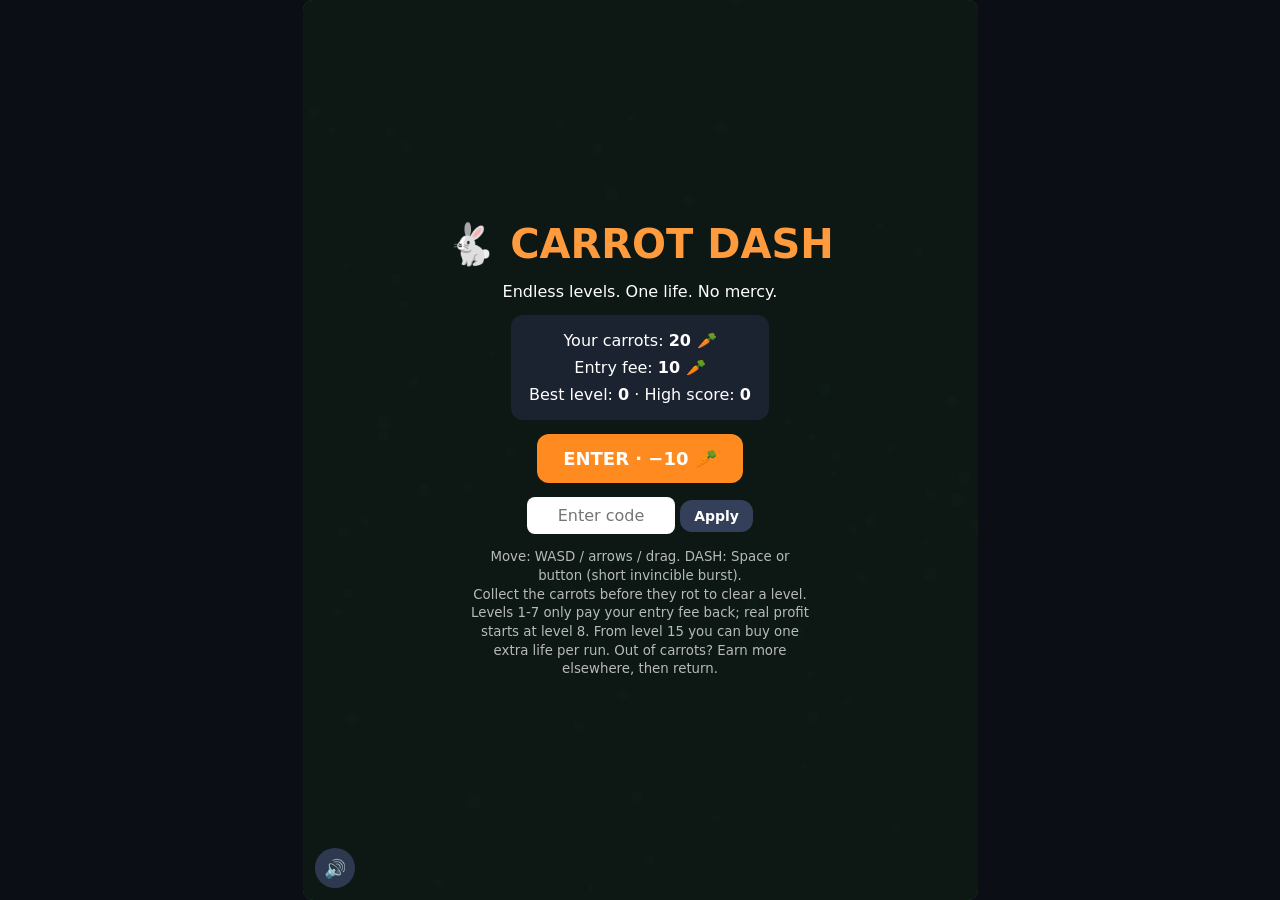
<file: games/carrot-dash/index.html>
<!DOCTYPE html>
<html lang="en"><head><meta charset="utf-8">
<meta name="viewport" content="width=device-width,initial-scale=1,user-scalable=no">
<title>Carrot Dash</title>
<!--
CARROT DASH - single file, no dependencies. Put it on GitHub Pages as index.html.

INTEGRATION (mini-game inside another site/game) - iframe only
The game NEVER decides amounts. It sends requests; YOUR SERVER debits/credits and answers.
 Game -> host: postMessage({type:'carrot-dash:req', id, op, run, tk, ...}, hostOrigin)
   op 'enter'  : player pays the entry fee (10). Reply with run (new run id) and tk (signed ticket)
   op 'clear'  : {level, secs, got} -> server verifies, then pays reward(level) from ITS OWN table
   op 'revive' : {level}            -> server charges the extra-life price (level>=15, once per run)
   op 'end'    : {level, cleared}   -> server closes the run
   also: {type:'carrot-dash:ready'}, {type:'carrot-dash:exit'}, {type:'carrot-dash:out-of-carrots'}
 Host -> game: postMessage({type:'carrot-dash:res', id, ok, balance, run?, tk?, reward?}, '*')
   and {type:'carrot-dash:balance', balance} whenever the balance changes elsewhere.
 SERVER MUST (client code can always be edited): allow one open run per user; accept 'clear' only in order
   (1,2,3...); reject if secs < 0.8*(target-3) with target=min(4+L,26) (boss levels: 10+2*(L/15|0));
   enforce a daily cap + rate limit; never trust any amount/balance sent by the client.
 Fill HOST_ORIGINS below so only your site can talk to the game.
Standalone (GitHub Pages test): local wallet in localStorage (20 carrots to start) - testing only, no real value.
-->
<style>
html,body{margin:0;height:100%;background:#0b0e14;color:#fff;font-family:system-ui,Arial,sans-serif;overflow:hidden;touch-action:none;user-select:none}
#wrap{height:100%;display:flex;align-items:center;justify-content:center}
#box{position:relative;height:min(100vh,133.33vw);aspect-ratio:3/4}
canvas{width:100%;height:100%;display:block;border-radius:10px}
#ui{position:absolute;inset:0;display:flex;flex-direction:column;align-items:center;justify-content:center;gap:14px;text-align:center;background:rgba(8,10,16,.86);padding:20px;border-radius:10px}
h1{margin:0;font-size:clamp(26px,7vw,40px);color:#ff9b3d}
.stat{background:#1b2230;border-radius:12px;padding:12px 18px;line-height:1.7}
button{font:700 18px system-ui;padding:14px 26px;border:0;border-radius:12px;background:#ff8a1f;color:#fff;cursor:pointer}
button.alt{background:#34405a}button:disabled{background:#555;cursor:not-allowed}
input{font:16px system-ui;padding:9px;border-radius:8px;border:0;text-align:center}
#mute{position:absolute;left:12px;bottom:12px;width:40px;height:40px;padding:0;font-size:18px;border-radius:50%;background:rgba(52,64,90,.85);z-index:5}
small{opacity:.7;max-width:340px;line-height:1.4}
#dashbtn{display:none;position:absolute;right:14px;bottom:14px;width:74px;height:74px;border-radius:50%;background:rgba(255,138,31,.75);font-size:15px;padding:0}
@media(pointer:coarse){#dashbtn{display:block}}
</style></head><body>
<div id="wrap"><div id="box"><canvas id="c"></canvas><button id="dashbtn">DASH</button><button id="mute">🔊</button><div id="ui"></div></div></div>
<script>
(()=>{
const W=480,H=640,FEE=10,cv=document.getElementById('c'),ctx=cv.getContext('2d'),$=id=>document.getElementById(id);
cv.width=W;cv.height=H;ctx.textAlign='center';ctx.textBaseline='middle';
const embedded=window.parent!==window;
const store={get:(k,d)=>{try{const v=localStorage.getItem(k);return v==null?d:+v}catch(e){return d}},set:(k,v)=>{try{localStorage.setItem(k,v)}catch(e){}}};
const HOST_ORIGINS=[]; // e.g. ['https://your-site.com'] - REQUIRED for the iframe integration
const tgt=HOST_ORIGINS[0]||'*',SALT='cd1',hooks={};
const hh=s=>{let a=0xdeadbeef,b=0x41c6ce57;for(let i=0;i<s.length;i++){const c=s.charCodeAt(i);a=Math.imul(a^c,2654435761);b=Math.imul(b^c,1597334677)}a=Math.imul(a^a>>>16,2246822507)^Math.imul(b^b>>>13,3266489909);b=Math.imul(b^b>>>16,2246822507)^Math.imul(a^a>>>13,3266489909);return(4294967296*(2097151&b)+(a>>>0)).toString(36)};
const REWARD_EARLY=[1,1,1,1,2,2,2]; // levels 1-7 return exactly the 10-carrot entry fee, nothing more
const reward=L=>L%15===0?15+5*((L/15|0)-1):L<=7?REWARD_EARLY[L-1]:Math.min(5,1+((L-8)>>1));
const reviveCost=L=>20+Math.min(20,L-15);
let bal=0;
if(!embedded){try{const v=(localStorage.getItem('cd_bal')||'').split(':');bal=v[1]&&hh(v[0]+SALT)===v[1]?+v[0]:20}catch(e){bal=20}}
const sbal=()=>{try{localStorage.setItem('cd_bal',bal+':'+hh(bal+SALT))}catch(e){}};
window.CarrotDash=Object.freeze({on(ev,fn){hooks[ev]=fn}});
function local(op,d){
 if(op==='enter'){if(!dev){if(bal<FEE)return{ok:false};bal-=FEE;sbal()}return{ok:true,balance:bal,run:'local'}}
 if(op==='clear'){const R=dev?0:reward(d.level);bal+=R;sbal();return{ok:true,balance:bal,reward:R}}
 if(op==='revive'){const c=dev?0:reviveCost(d.level);if(bal<c)return{ok:false};bal-=c;sbal();return{ok:true,balance:bal}}
 return{ok:true,balance:bal}}
const pend={};let rid=0;
function rpc(op,d){if(!embedded)return Promise.resolve(local(op,d));
 return new Promise(res=>{const id=++rid,o={type:'carrot-dash:req',id,op,...d};if(op!=='enter'&&g){o.run=g.run;o.tk=g.tk}
  pend[id]=res;parent.postMessage(o,tgt);setTimeout(()=>{if(pend[id]){delete pend[id];res({ok:false})}},8000)})}
addEventListener('message',e=>{if(e.source!==parent||(HOST_ORIGINS.length&&!HOST_ORIGINS.includes(e.origin)))return;const m=e.data;if(!m||typeof m!=='object')return;
 if(m.type==='carrot-dash:res'&&pend[m.id]){const f=pend[m.id];delete pend[m.id];if(typeof m.balance==='number')bal=m.balance;f(m)}
 else if(m.type==='carrot-dash:balance'&&typeof m.balance==='number'){bal=m.balance;cur&&cur()}});
if(embedded)parent.postMessage({type:'carrot-dash:ready'},tgt);

const WORLDS=[
 {n:'Sunny Meadow',bg:'#2f6b2f',dot:'#3b8a3b',en:['fox','bounce']},
 {n:'Midnight Forest',bg:'#14223a',dot:'#1d3252',en:['fox','hawk'],dark:1},
 {n:'Haunted Farm',bg:'#6b5a2f',dot:'#80703d',en:['bounce','beam']},
 {n:'Frozen Peaks',bg:'#bcd6e6',dot:'#e3f1fa',en:['wolf','hawk'],ice:1},
 {n:'Spooky Graveyard',bg:'#2a1f3a',dot:'#3b2c52',en:['ghost','bounce']},
 {n:'Volcano Core',bg:'#4a1410',dot:'#7a2a14',en:['meteor','wolf']},
 {n:'Crystal Cave',bg:'#251b3d',dot:'#4a3a85',en:['bat','snake']},
 {n:'Dune Sands',bg:'#c9a35a',dot:'#dbb878',en:['snake','fox','beam']},
 {n:'Toxic Swamp',bg:'#2d4a2a',dot:'#4b7a30',en:['snake','ghost','bounce']},
 {n:'Robot Factory',bg:'#3a3f4a',dot:'#596070',en:['turret','beam','bounce']},
 {n:'Neon City',bg:'#140a2e',dot:'#4a1f8f',en:['bat','turret','hawk']},
 {n:'Storm Sky',bg:'#2b3a55',dot:'#46608a',en:['hawk','meteor','bat']},
 {n:'Candy Land',bg:'#d77ab0',dot:'#f4a9d2',en:['spin','bounce','fox']},
 {n:'Blood Moon',bg:'#2a0a14',dot:'#511426',en:['wolf','ghost','hawk'],dark:1},
 {n:'Void Realm',bg:'#06061a',dot:'#1d1d55',en:['spin','meteor','turret','bat'],dark:1}];
const DEV_HASH='2biy4c23qzo'; // hash of the dev code (standalone testing only, never works inside the iframe) - set your own or delete

const dots=Array.from({length:70},()=>[Math.random()*W,Math.random()*H,2+Math.random()*3]);
let dev=embedded?0:store.get('cd_dev',0),sl=store.get('cd_sl',1),AC=null,mute=store.get('cd_mute',0);
const keys={};let ptr=null,st='menu',g=null,cur=null,last=0,parts=[],shake=0;
addEventListener('keydown',e=>{if(e.target.tagName==='INPUT')return;ac();keys[e.code]=1;if(e.code==='KeyM')$('mute').click();if(e.code==='Space'){dash();e.preventDefault()}if(e.code.startsWith('Arrow'))e.preventDefault()});addEventListener('pointerdown',()=>ac());
addEventListener('keyup',e=>keys[e.code]=0);
const pr=e=>{const r=cv.getBoundingClientRect();return{x:(e.clientX-r.left)*W/r.width,y:(e.clientY-r.top)*H/r.height}};
let joy=null; // touch = floating virtual joystick, mouse = follow the cursor
cv.addEventListener('pointerdown',e=>{const q=pr(e);if(e.pointerType==='touch'){if(!joy)joy={id:e.pointerId,ox:q.x,oy:q.y,x:q.x,y:q.y}}else ptr=q});
cv.addEventListener('pointermove',e=>{const q=pr(e);if(joy&&joy.id===e.pointerId){joy.x=q.x;joy.y=q.y}else if(ptr)ptr=q});
addEventListener('pointerup',e=>{if(joy&&joy.id===e.pointerId)joy=null;else if(e.pointerType!=='touch')ptr=null});
addEventListener('pointercancel',e=>{if(joy&&joy.id===e.pointerId)joy=null});
addEventListener('contextmenu',e=>e.preventDefault());
$('dashbtn').addEventListener('pointerdown',e=>{e.stopPropagation();dash()});
function ac(){if(!AC){try{AC=new(window.AudioContext||window.webkitAudioContext)()}catch(e){}}if(AC&&AC.state==='suspended')AC.resume();return AC}
function tone(f,d,ty='square',v=.05,sl2=0,dl=0){if(mute)return;const a=ac();if(!a)return;const o=a.createOscillator(),gn=a.createGain(),t=a.currentTime+dl;o.type=ty;o.frequency.setValueAtTime(f,t);if(sl2)o.frequency.exponentialRampToValueAtTime(Math.max(20,f*sl2),t+d);gn.gain.setValueAtTime(v,t);gn.gain.exponentialRampToValueAtTime(.0001,t+d);o.connect(gn);gn.connect(a.destination);o.start(t);o.stop(t+d)}
const SFX={pick:c=>tone(520+c*90,.12,'square',.05,1.6),dash:()=>tone(300,.18,'sawtooth',.04,3),warn:()=>tone(880,.06,'square',.03),boom:()=>tone(110,.3,'sawtooth',.07,.3),
 clear:()=>[523,659,784,1047].forEach((f,i)=>tone(f,.18,'triangle',.07,0,i*.09)),die:()=>tone(400,.7,'sawtooth',.07,.1),start:()=>[392,523].forEach((f,i)=>tone(f,.15,'square',.05,0,i*.1)),rot:()=>tone(160,.15,'triangle',.04,.6),item:()=>[660,880,1100].forEach((f,i)=>tone(f,.1,'triangle',.06,0,i*.07))};
const sfx=(n,a)=>SFX[n](a);
const mb=$('mute');mb.textContent=mute?'🔇':'🔊';mb.onclick=()=>{mute^=1;store.set('cd_mute',mute);mb.textContent=mute?'🔇':'🔊';mb.blur()};
let ms=0;
function mus(){let dly=260;if(st==='play'&&g&&!g.cl){const sc=[0,3,5,7,10],root=[110,98,123,131,104,87,117,92,98,139,147,124,110,82,73][(g.L-1)%15],n=sc[(ms*3+(ms>>2))%5];if(ms%2===0)tone(root*Math.pow(2,n/12),.14,'triangle',.05);if(ms%4===0)tone(root,.22,'sine',.07);ms++;dly=Math.max(105,200-g.L*4)}setTimeout(mus,dly)}
function broke(){return !dev&&bal<FEE?`<div class=stat style="border:1px solid #e55">Out of carrots!<br>Earn <b>${FEE} 🥕</b> in other ways, then come back.</div><button id=lv class=alt>${embedded?'Leave the game':'OK'}</button>`:''}
function codeUI(){return embedded?'':dev?`<div class=stat style="border:1px solid #ff8a1f">🛠 TEST MODE · free entry, no carrots won<br>Start at level <input id=sl type=number min=1 max=99 value=${sl} style="width:60px"> <button id=off class=alt style="font-size:13px;padding:6px 12px">Exit</button></div>`:`<div><input id=code placeholder="Enter code" autocomplete=off style="width:130px"> <button id=ap class=alt style="font-size:14px;padding:8px 14px">Apply</button></div>`}
function bindCode(){const a=$('ap');if(a)a.onclick=()=>{if(!embedded&&hh($('code').value.trim().toLowerCase()+SALT)===DEV_HASH){dev=1;store.set('cd_dev',1);cur()}else{$('code').value='';$('code').placeholder='Wrong code'}};
 const o=$('off');if(o)o.onclick=()=>{dev=0;store.set('cd_dev',0);cur()};
 const lv=$('lv');if(lv)lv.onclick=()=>{if(embedded)parent.postMessage({type:'carrot-dash:exit',reason:'no-carrots'},tgt);else if(hooks.needcarrots)hooks.needcarrots()}}

const show=h=>{$('ui').innerHTML=h;$('ui').style.display='flex'},hide=()=>$('ui').style.display='none';
function menu(){st='menu';cur=menu;
 show(`<h1>🐇 CARROT DASH</h1><p style="margin:0">Endless levels. One life. No mercy.</p>
 <div class=stat>Your carrots: <b>${bal} 🥕</b><br>Entry fee: <b>${FEE} 🥕</b><br>Best level: <b>${store.get('cd_best',0)}</b> · High score: <b>${store.get('cd_hi',0)}</b></div>
 ${broke()}<button id=go ${dev||bal>=FEE?'':'hidden'}>${dev?'START · FREE (test)':bal<FEE?'Need '+FEE+' 🥕':'ENTER · −'+FEE+' 🥕'}</button>
 ${codeUI()}<small>Move: WASD / arrows / drag. DASH: Space or button (short invincible burst).<br>Collect the carrots before they rot to clear a level. Levels 1-7 only pay your entry fee back; real profit starts at level 8. From level 15 you can buy one extra life per run. Out of carrots? Earn more elsewhere, then return.</small>`);
 $('go').onclick=start;bindCode()}
function over(){st='over';cur=over;if(embedded&&!dev&&bal<FEE)parent.postMessage({type:'carrot-dash:out-of-carrots'},tgt);
 show(`<h1>💀 CAUGHT!</h1><div class=stat>Level reached: <b>${g.L}</b><br>Score: <b>${g.score}</b>${g.nb?' · NEW BEST!':''}<br>Carrots won: <b>${dev?'— (test)':'+'+g.earned}</b>${g.bad?'<br><b>Run rejected by the server.</b>':''}<br>Balance: <b>${bal} 🥕</b></div>
 ${broke()}<button id=go ${dev||bal>=FEE?'':'hidden'}>${dev?'TRY AGAIN · FREE (test)':bal<FEE?'Need '+FEE+' 🥕':'TRY AGAIN · −'+FEE+' 🥕'}</button>
 <button id=mn class=alt>${embedded?'Back to room':'Menu'}</button>`);
 $('go').onclick=start;bindCode();$('mn').onclick=()=>embedded?parent.postMessage({type:'carrot-dash:exit'},tgt):menu()}

function start(){const s=$('sl');if(s)sl=Math.max(1,Math.min(99,+s.value||1));store.set('cd_sl',sl);if(!dev&&bal<FEE)return;const b=$('go');if(b)b.disabled=true;
 rpc('enter',{}).then(x=>{if(!x.ok){if(b){b.disabled=false;b.textContent='Entry refused - try again'}return}
  hide();ac();sfx('start');g={L:0,cleared:0,score:0,earned:0,combo:0,lp:-9,t:0,nb:0,run:x.run,tk:x.tk,rev:0,bad:0,pend:0};level(dev?sl:1);st='play'})}
function level(L){const w=WORLDS[(L-1)%WORLDS.length],k=Math.max(1,Math.ceil(L/4)-(w.en.length>2?1:0));
 Object.assign(g,{t0:g.t,L,w,sp:Math.min(1+.04*(L-1),1.8),target:L%15===0?10+2*(L/15|0):Math.min(4+L,26),boss:L%15===0,itemDone:0,item:null,slow:0,got:0,carrots:[],en:[],grace:1.3,spawn:0,cl:0,
  r:{x:W/2,y:H*.78,vx:0,vy:0,dash:0,cd:0,fx:0,fy:-1,sh:(g.r&&g.r.sh)||0,mag:0,inv:0}});
 const C={bounce:k+1,beam:Math.min(k,3),ghost:Math.min(k,3),meteor:Math.min(k+1,5),bat:Math.min(k,4),snake:Math.min(k,3),boss:1,spin:Math.min(Math.ceil(k/2),3),turret:Math.min(Math.ceil(k/2),3)};
 (g.boss?['boss','spin']:w.en).forEach(t=>{const n=C[t]||Math.min(k,5);for(let i=0;i<n;i++)g.en.push(mk(t))})}
function far(){let x,y;do{x=Math.random()*W;y=44+Math.random()*(H-44)}while(Math.hypot(x-g.r.x,y-g.r.y)<230);return[x,y]}
function mk(t){const[x,y]=far(),sp=g.sp;
 if(t==='fox'||t==='wolf')return{t,x,y,vx:0,vy:0,r:13,s:(t==='wolf'?95:68)*sp,e:t==='wolf'?'🐺':'🦊'};
 if(t==='bounce'){const a=Math.random()*6.28;return{t,x,y,vx:Math.cos(a)*105*sp,vy:Math.sin(a)*105*sp,r:12,e:'🦔'}}
 if(t==='hawk')return{t,x:-99,y:-99,st:0,tm:.5+Math.random()*2,r:12,e:'🦅',dx:0,dy:1,w:0};
 if(t==='boss')return{t,x:W/2,y:120,r:34,e:['🦊','🦅','👹'][((g.L/15|0)-1)%3],bt:2.5,p:0};
 if(t==='turret')return{t,x,y,r:13,e:'🤖',cd:1+Math.random()*2};
 if(t==='spin'){const R=80+Math.random()*50,cx=R+10+Math.random()*(W-2*R-20),cy=R+50+Math.random()*(H-2*R-60),a=Math.random()*6.28;return{t,R,cx,cy,a,x:cx+Math.cos(a)*R,y:cy+Math.sin(a)*R,r:11,e:'⚙️'}}
 if(t==='snake'){const l=Math.random()<.5;return{t,x:l?-20:W+20,y:0,by:70+Math.random()*(H-130),d:l?1:-1,ph:Math.random()*6,r:12,e:'🐍'}}
 if(t==='bat')return{t,x,y,vx:0,vy:0,tx:x,ty:y,tm:0,r:10,e:'🦇'};
 if(t==='ghost')return{t,x,y,r:13,e:'👻',slow:0};
 if(t==='meteor')return{t,x:0,y:0,s:0,f:0,tm:-Math.random()*2,wt:Math.max(.7,1.2-.03*g.L),R:40};
 return{t:'beam',h:Math.random()<.5,p:0,tm:-Math.random()*1.5,s:0,wt:Math.max(.6,1.15-.03*g.L)}}

function shoot(x,y,a,v){g.en.push({t:'bullet',x,y,vx:Math.cos(a)*v,vy:Math.sin(a)*v,r:6})}
function dash(){if(st!=='play'||!g||g.r.cd>0||g.grace>0)return;g.r.dash=.18;g.r.cd=1.5;sfx('dash');burst(g.r.x,g.r.y,'#ffd27a',8)}
function burst(x,y,c,n){for(let i=0;i<n;i++){const a=Math.random()*6.28,s=40+Math.random()*140;parts.push({x,y,vx:Math.cos(a)*s,vy:Math.sin(a)*s,l:.5,c})}}
function die(){if(st!=='play')return;if(g.r.sh){g.r.sh=0;g.r.inv=1;sfx('boom');burst(g.r.x,g.r.y,'#7df',20);return}
 st='dying';shake=.45;burst(g.r.x,g.r.y,'#ff5050',28);sfx('die');const rv=g.L>=15&&!g.rev;setTimeout(rv?askRevive:finish,rv?650:850)}
function askRevive(){cur=askRevive;const c=reviveCost(g.L),can=dev||bal>=c;
 show(`<h1>💀 CAUGHT!</h1><div class=stat>Level <b>${g.L}</b> · ${g.got}/${g.target} 🥕 collected<br>Extra life (one per run): <b>${dev?'FREE (test)':c+' 🥕'}</b><br>Balance: <b>${bal} 🥕</b></div>
 <button id=rv ${can?'':'disabled'}>${can?'REVIVE'+(dev?'':' · −'+c+' 🥕'):'Need '+c+' 🥕'}</button><button id=gu class=alt>Give up</button>`);
 $('rv').onclick=()=>{$('rv').disabled=true;rpc('revive',{level:g.L}).then(x=>{if(!x.ok){finish();return}g.rev=1;hide();revive()})};$('gu').onclick=finish}
function revive(){const r=g.r;r.x=W/2;r.y=H*.78;r.vx=r.vy=0;r.inv=2.5;g.grace=1;sfx('item');g.en=g.en.filter(e=>e.t!=='bullet');
 for(const e of g.en){if(e.t==='hawk'){e.st=0;e.tm=1.2}else if(e.t==='beam'||e.t==='meteor'){e.s=0;e.f=0;e.tm=-1.2}
  else if(Math.hypot(e.x-r.x,e.y-r.y)<170&&!['boss','spin','turret','snake'].includes(e.t)){const[x,y]=far();e.x=x;e.y=y}}
 st='play'}
function finish(){if(!dev&&g.score>store.get('cd_hi',0)){g.nb=1;store.set('cd_hi',g.score)}
 if(!dev&&g.L>store.get('cd_best',0))store.set('cd_best',g.L);if(embedded)rpc('end',{level:g.L,cleared:g.cleared});over()}

function update(dt){const r=g.r;g.t+=dt;
 if(g.cl>0||g.pend){g.cl-=dt;if(g.cl<=0&&!g.pend)level(g.L+1);return}
 let ax=(keys.ArrowRight||keys.KeyD?1:0)-(keys.ArrowLeft||keys.KeyA?1:0),ay=(keys.ArrowDown||keys.KeyS?1:0)-(keys.ArrowUp||keys.KeyW?1:0);
 if(!ax&&!ay&&joy){const dx=joy.x-joy.ox,dy=joy.y-joy.oy,d=Math.hypot(dx,dy);if(d>8){const m=Math.min(1,d/60);ax=dx/d*m;ay=dy/d*m}}
 else if(!ax&&!ay&&ptr){const dx=ptr.x-r.x,dy=ptr.y-r.y,d=Math.hypot(dx,dy);if(d>6){ax=dx/d;ay=dy/d}}
 else{const m=Math.hypot(ax,ay);if(m){ax/=m;ay/=m}}
 if(ax||ay){r.fx=ax;r.fy=ay}
 if(r.dash>0&&!ax&&!ay){ax=r.fx;ay=r.fy}
 const sp=r.dash>0?700:235,ac=r.dash>0?40:(g.w.ice?4:14);
 r.vx+=(ax*sp-r.vx)*Math.min(1,dt*ac);r.vy+=(ay*sp-r.vy)*Math.min(1,dt*ac);
 r.x=Math.max(12,Math.min(W-12,r.x+r.vx*dt));r.y=Math.max(50,Math.min(H-12,r.y+r.vy*dt));
 r.dash-=dt;r.cd-=dt;
 // carrots
 g.spawn-=dt;
 if(g.spawn<=0&&g.carrots.length<3){let x,y;do{x=30+Math.random()*(W-60);y=70+Math.random()*(H-100)}while(Math.hypot(x-r.x,y-r.y)<100);
  g.carrots.push({x,y,l:Math.max(3.8,7-.12*g.L)});g.spawn=.9}
 for(let i=g.carrots.length-1;i>=0;i--){const c=g.carrots[i];c.l-=dt;
  if(c.l<=0){g.carrots.splice(i,1);g.combo=0;sfx('rot');continue}
  if(Math.hypot(c.x-r.x,c.y-r.y)<21){g.carrots.splice(i,1);g.got++;
   g.combo=g.t-g.lp<3?Math.min(g.combo+1,5):1;g.lp=g.t;g.score+=10*g.combo;burst(c.x,c.y,'#ff9b3d',12);sfx('pick',g.combo);if(g.L>=10&&!g.itemDone&&g.got>=Math.ceil(g.target/2)){g.itemDone=1;if(g.boss||Math.random()<.5)g.item={x:60+Math.random()*(W-120),y:100+Math.random()*(H-160),k:g.boss?'shield':['shield','mag','slow'][Math.random()*3|0],l:9}}
   if(g.got>=g.target){sfx('clear');g.cleared++;g.score+=50;g.cl=1.7;g.en.length=0;g.carrots.length=0;g.pend=1;g.rw=0;
   rpc('clear',{level:g.L,secs:+(g.t-g.t0).toFixed(1),got:g.got}).then(x=>{g.pend=0;if(x.ok){g.rw=x.reward||0;g.earned+=g.rw}else{g.bad=1;finish()}});return}}}
 if(g.item){const it=g.item;it.l-=dt;if(it.l<=0)g.item=null;else if(Math.hypot(it.x-r.x,it.y-r.y)<24){if(it.k==='shield')r.sh=1;else if(it.k==='mag')r.mag=7;else g.slow=5;g.item=null;sfx('item');burst(r.x,r.y,'#7df',16)}}
 if(r.mag>0){r.mag-=dt;for(const c of g.carrots){c.x+=(r.x-c.x)*Math.min(1,dt*2.5);c.y+=(r.y-c.y)*Math.min(1,dt*2.5)}}
 r.inv-=dt;
 if(g.grace>0){g.grace-=dt;return}
 const rd=dt;dt=g.slow>0?dt*.45:dt;g.slow-=rd;g.en=g.en.filter(e=>!e.dead);
 for(const e of g.en){
  if(e.t==='fox'||e.t==='wolf'){const dx=r.x-e.x,dy=r.y-e.y,d=Math.hypot(dx,dy)||1,k=Math.min(1,dt*2.2);
   e.vx+=(dx/d*e.s-e.vx)*k;e.vy+=(dy/d*e.s-e.vy)*k;e.x+=e.vx*dt;e.y+=e.vy*dt}
  else if(e.t==='bounce'){e.x+=e.vx*dt;e.y+=e.vy*dt;
   if(e.x<e.r||e.x>W-e.r){e.vx*=-1;e.x=Math.max(e.r,Math.min(W-e.r,e.x))}
   if(e.y<44+e.r||e.y>H-e.r){e.vy*=-1;e.y=Math.max(44+e.r,Math.min(H-e.r,e.y))}}
  else if(e.t==='hawk'){
   if(e.st===0){e.tm-=dt;if(e.tm<=0){const s=Math.random()*4|0;e.x=s===0?0:s===1?W:Math.random()*W;e.y=s===2?44:s===3?H:44+Math.random()*(H-44);e.st=1;sfx('warn');e.w=Math.max(.55,1-.02*g.L)}}
   else if(e.st===1){e.w-=dt;if(e.w>.3){const dx=r.x-e.x,dy=r.y-e.y,d=Math.hypot(dx,dy)||1;e.dx=dx/d;e.dy=dy/d}if(e.w<=0){e.st=2;sfx('dash')}}
   else{const v=340*Math.min(g.sp,1.5)*dt;e.x+=e.dx*v;e.y+=e.dy*v;if(e.x<-60||e.x>W+60||e.y<-60||e.y>H+60){e.st=0;e.tm=.6+Math.random()*1.4}}}
  else if(e.t==='beam'){e.tm+=dt;if(e.s&&e.tm>e.wt&&!e.f){e.f=1;sfx('boom')}if(e.tm>=0&&!e.s){e.s=1;e.p=e.h?r.y+(Math.random()-.5)*60:r.x+(Math.random()-.5)*60}
   if(e.s&&e.tm>e.wt+.25){e.s=0;e.f=0;e.tm=-(.3+Math.random()*.8)}}
  else if(e.t==='meteor'){e.tm+=dt;if(e.s&&e.tm>e.wt&&!e.f){e.f=1;sfx('boom');shake=.15;burst(e.x,e.y,'#ff9b3d',14)}
   if(e.tm>=0&&!e.s){e.s=1;e.x=Math.max(40,Math.min(W-40,r.x+(Math.random()-.5)*100));e.y=Math.max(80,Math.min(H-40,r.y+(Math.random()-.5)*100))}
   if(e.s&&e.tm>e.wt+.3){e.s=0;e.f=0;e.tm=-(.4+Math.random())}}
  else if(e.t==='snake'){e.x+=e.d*95*g.sp*dt;e.ph+=dt*3;e.y=Math.max(50,Math.min(H-12,e.by+Math.sin(e.ph)*55));if(e.x>W+30||e.x<-30){e.d*=-1;e.by=70+Math.random()*(H-130)}}
  else if(e.t==='bat'){e.tm-=dt;if(e.tm<=0){e.tm=.5+Math.random()*.5;const q=Math.random()<.5;e.tx=q?r.x+(Math.random()-.5)*80:Math.random()*W;e.ty=q?r.y+(Math.random()-.5)*80:44+Math.random()*(H-44)}
   const dx=e.tx-e.x,dy=e.ty-e.y,d=Math.hypot(dx,dy)||1,k=Math.min(1,dt*5);e.vx+=(dx/d*150*g.sp-e.vx)*k;e.vy+=(dy/d*150*g.sp-e.vy)*k;e.x=Math.max(10,Math.min(W-10,e.x+e.vx*dt));e.y=Math.max(50,Math.min(H-10,e.y+e.vy*dt))}
  else if(e.t==='ghost'){const dx=r.x-e.x,dy=r.y-e.y,d=Math.hypot(dx,dy)||1;e.slow=Math.hypot(r.vx,r.vy)>60;const v=(e.slow?30:100)*g.sp*dt;e.x+=dx/d*v;e.y+=dy/d*v}
  else if(e.t==='bullet'){e.x+=e.vx*dt;e.y+=e.vy*dt;if(e.x<-20||e.x>W+20||e.y<30||e.y>H+20)e.dead=1}
  else if(e.t==='turret'){e.cd-=dt;if(e.cd<=0){e.cd=Math.max(1.3,2.7-.04*g.L);shoot(e.x,e.y,Math.atan2(r.y-e.y,r.x-e.x),150*Math.min(g.sp,1.5));sfx('warn')}}
  else if(e.t==='spin'){e.a+=dt*1.6*Math.min(g.sp,1.6);e.x=e.cx+Math.cos(e.a)*e.R;e.y=e.cy+Math.sin(e.a)*e.R}
  else if(e.t==='boss'){e.x=W/2+Math.sin(g.t*.6)*150;e.y=120+Math.sin(g.t*1.1)*35;e.bt-=dt;
   if(e.bt<=0){e.bt=Math.max(1,2.1-.02*g.L);const q=e.p++%3,n=g.L/15|0,v=(130+n*15)*Math.min(g.sp,1.6);
    if(q===0){const a=Math.atan2(r.y-e.y,r.x-e.x),m=2+n;for(let i=0;i<m;i++)shoot(e.x,e.y,a+(i-(m-1)/2)*.22,v)}
    else if(q===1){const m=10+n*2,o=Math.random()*6.28;for(let i=0;i<m;i++)shoot(e.x,e.y,o+i*6.283/m,v*.8)}
    else{for(let i=0;i<5+n;i++)shoot(30+Math.random()*(W-60),44,1.5708,v*.9)}
    sfx('warn')}}
  if(r.dash>0||r.inv>0)continue;
  if(e.t==='beam'){if(e.s&&e.tm>e.wt&&Math.abs((e.h?r.y:r.x)-e.p)<18)return die()}
  else if(e.t==='meteor'){if(e.s&&e.tm>e.wt&&Math.hypot(e.x-r.x,e.y-r.y)<e.R+6)return die()}
  else if((e.t!=='hawk'||e.st===2)&&Math.hypot(e.x-r.x,e.y-r.y)<e.r+9)return die()}}

const em=(c,x,y,s)=>{ctx.font=s+'px serif';ctx.fillText(c,x,y)};
function draw(){ctx.save();
 if(shake>0)ctx.translate((Math.random()-.5)*10,(Math.random()-.5)*10);
 const w=g?g.w:WORLDS[0];ctx.fillStyle=w.bg;ctx.fillRect(0,0,W,H);ctx.fillStyle=w.dot;
 for(const d of dots){ctx.beginPath();ctx.arc(d[0],d[1],d[2],0,6.28);ctx.fill()}
 if(g){const r=g.r;
  for(const c of g.carrots){if(c.l<2&&(c.l*8|0)%2)continue;em('🥕',c.x,c.y+Math.sin(g.t*5+c.x)*2,28)}
  if(g.item){const it=g.item;if(it.l>2||(it.l*8|0)%2)em({shield:'🛡️',mag:'🧲',slow:'⏳'}[it.k],it.x,it.y+Math.sin(g.t*6)*3,30)}
  for(const e of g.en){if(e.t==='beam'||e.t==='meteor'||e.t==='bullet')continue;if(e.t==='spin'){ctx.strokeStyle='rgba(255,255,255,.12)';ctx.lineWidth=1;ctx.beginPath();ctx.arc(e.cx,e.cy,e.R,0,6.28);ctx.stroke()}if(e.t==='hawk'&&e.st===0)continue;if(e.t==='ghost')ctx.globalAlpha=e.slow?.45:1;em(e.e,e.x,e.y,e.t==='boss'?64:28);ctx.globalAlpha=1}
  if(r.dash>0){ctx.globalAlpha=.4;em('🐇',r.x-r.vx*.03,r.y-r.vy*.03,30);ctx.globalAlpha=1}
  if(st!=='dying')em('🐇',r.x,r.y,30);
  if(r.sh){ctx.strokeStyle='#7df';ctx.lineWidth=3;ctx.beginPath();ctx.arc(r.x,r.y,19,0,6.28);ctx.stroke()}
  if(w.dark&&!g.boss){const gr=ctx.createRadialGradient(r.x,r.y,70,r.x,r.y,210);gr.addColorStop(0,'rgba(0,0,12,0)');gr.addColorStop(1,'rgba(0,0,12,.88)');ctx.fillStyle=gr;ctx.fillRect(0,0,W,H)}
  for(const e of g.en){
   if(e.t==='hawk'&&e.st===1){ctx.strokeStyle=`rgba(255,60,60,${e.w<.3?1:.5})`;ctx.lineWidth=e.w<.3?4:2;ctx.setLineDash([8,8]);ctx.beginPath();ctx.moveTo(e.x,e.y);ctx.lineTo(e.x+e.dx*900,e.y+e.dy*900);ctx.stroke();ctx.setLineDash([]);em(e.e,e.x,e.y,28)}
   if(e.t==='beam'&&e.s){const on=e.tm>e.wt;ctx.fillStyle=on?'rgba(255,230,80,.95)':'rgba(255,60,60,.28)';
    if(e.h)ctx.fillRect(0,e.p-(on?8:2),W,on?16:4);else ctx.fillRect(e.p-(on?8:2),0,on?16:4,H)}
   if(e.t==='bullet'){ctx.fillStyle='#ff4fd8';ctx.beginPath();ctx.arc(e.x,e.y,6,0,6.28);ctx.fill();ctx.strokeStyle='#fff';ctx.lineWidth=1.5;ctx.stroke()}
   if(e.t==='meteor'&&e.s){const on=e.tm>e.wt;ctx.beginPath();ctx.arc(e.x,e.y,e.R,0,6.28);
    if(on){ctx.fillStyle='rgba(255,140,30,.9)';ctx.fill();em('💥',e.x,e.y,44)}else{ctx.fillStyle=`rgba(255,60,60,${.12+.25*e.tm/e.wt})`;ctx.fill();ctx.strokeStyle='#ff4040';ctx.lineWidth=2;ctx.stroke()}}}
  ctx.fillStyle='rgba(0,0,0,.55)';ctx.fillRect(0,0,W,40);ctx.fillStyle='#fff';ctx.font='bold 16px system-ui';
  ctx.textAlign='left';ctx.fillText(`LV ${g.L}  🥕 ${g.got}/${g.target}${dev?'  [TEST]':''}`,12,20);
  ctx.textAlign='right';ctx.fillText(`${g.score}${g.combo>1?'  x'+g.combo:''}`,W-12,20);ctx.textAlign='center';
  const bs=g.en.find(e=>e.t==='boss');if(bs){ctx.fillStyle='#400';ctx.fillRect(90,46,300,8);ctx.fillStyle='#e33';ctx.fillRect(90,46,300*(g.target-g.got)/g.target,8);ctx.fillStyle='#fff';ctx.font='12px system-ui';ctx.fillText('BOSS',W/2,66)}
  if(r.mag>0||g.slow>0){ctx.font='14px system-ui';ctx.fillStyle='#fff';ctx.fillText((r.mag>0?'🧲 '+(r.mag|0)+'s  ':'')+(g.slow>0?'⏳ '+(g.slow|0)+'s':''),W/2,H-14)}
  ctx.fillStyle='#ffb347';ctx.fillRect(W/2-40,32,80*Math.max(0,1-Math.max(0,r.cd)/1.5),4);
  if(g.grace>0&&!g.cl){ctx.font='bold 26px system-ui';ctx.fillStyle='#fff';ctx.fillText(`${g.boss?'⚠ BOSS · ':''}Level ${g.L} · ${g.w.n}`,W/2,H/2-60);ctx.font='16px system-ui';ctx.fillText('Get ready…',W/2,H/2-30)}
  if(g.cl>0||g.pend){ctx.font='bold 34px system-ui';ctx.fillStyle='#fff';ctx.fillText('LEVEL CLEAR!',W/2,H/2-20);ctx.fillStyle='#ffb347';ctx.fillText(g.pend?'…':dev?'(test mode)':`+${g.rw} 🥕`,W/2,H/2+25)}}
 if(joy&&st==='play'){ctx.globalAlpha=.3;ctx.fillStyle='#fff';ctx.beginPath();ctx.arc(joy.ox,joy.oy,60,0,6.28);ctx.fill();const dx=joy.x-joy.ox,dy=joy.y-joy.oy,d=Math.hypot(dx,dy)||1,k=Math.min(1,60/d);ctx.globalAlpha=.6;ctx.beginPath();ctx.arc(joy.ox+dx*k,joy.oy+dy*k,26,0,6.28);ctx.fill();ctx.globalAlpha=1}
 for(const p of parts){ctx.globalAlpha=Math.max(0,p.l*2);ctx.fillStyle=p.c;ctx.fillRect(p.x,p.y,4,4)}ctx.globalAlpha=1;ctx.restore()}

function loop(t){const dt=Math.min(.05,(t-last)/1000||0);last=t;
 if(st==='play')update(dt);shake-=dt;
 for(let i=parts.length-1;i>=0;i--){const p=parts[i];p.x+=p.vx*dt;p.y+=p.vy*dt;p.l-=dt;if(p.l<=0)parts.splice(i,1)}
 draw();requestAnimationFrame(loop)}
menu();mus();requestAnimationFrame(loop);
})();
</script></body></html>
</file>
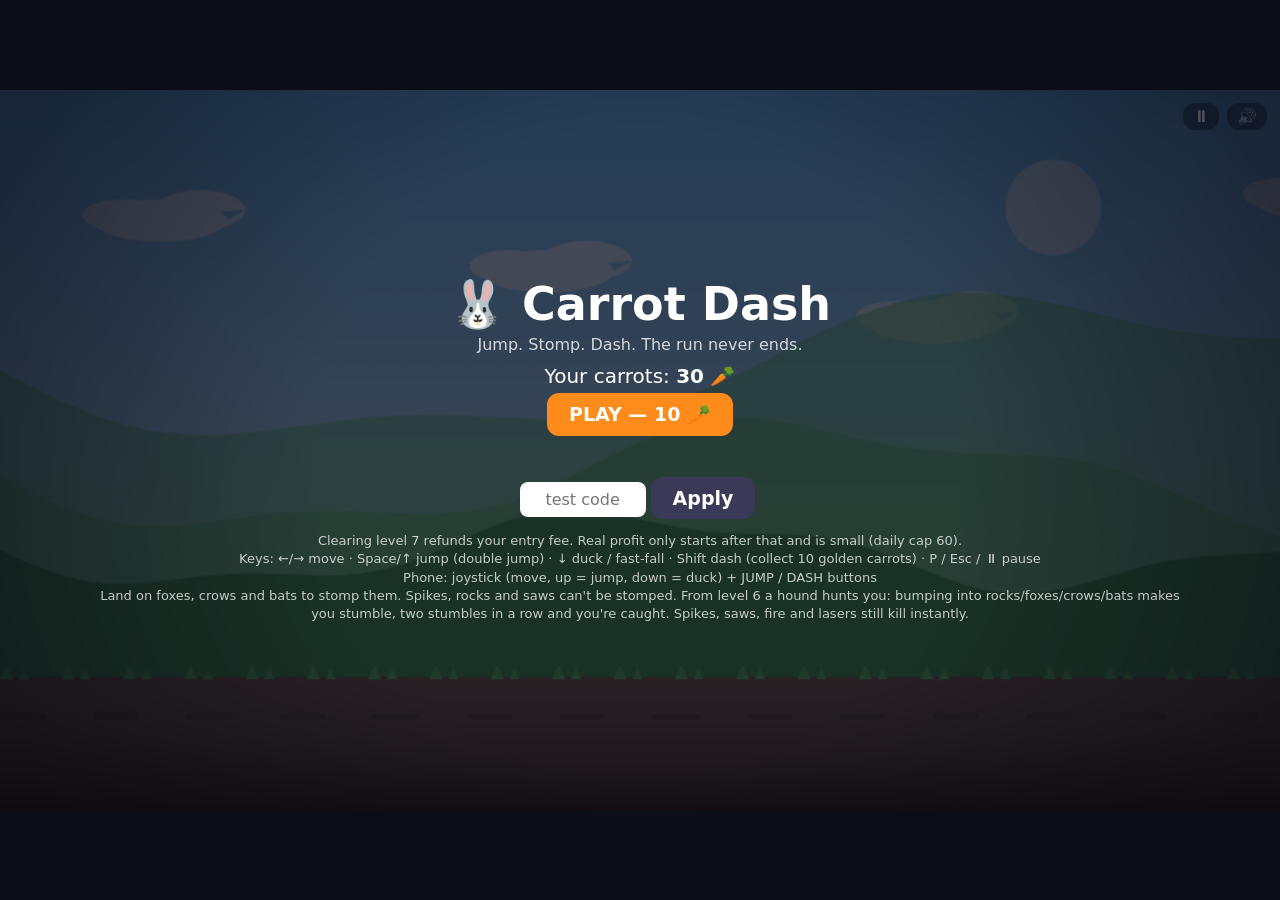
<file: games/carrot-run/index.html>
<!DOCTYPE html>
<html lang="en"><head><meta charset="utf-8">
<meta name="viewport" content="width=device-width,initial-scale=1,maximum-scale=1,user-scalable=no,viewport-fit=cover">
<title>Carrot Dash</title>
<style>
html,body{margin:0;height:100%;background:#0d0d18;overflow:hidden;font-family:system-ui,Segoe UI,Arial,sans-serif;color:#fff;touch-action:none;user-select:none;-webkit-user-select:none}
body{display:flex;align-items:center;justify-content:center}
#stage{position:relative}
canvas{display:block;width:100%;height:100%;background:#000}
#ui{position:absolute;inset:0;display:flex;align-items:center;justify-content:center;background:rgba(8,8,20,.72)}
#ui.hide{display:none}
.card{text-align:center;max-width:86%;padding:14px 22px}
h1{margin:0 0 4px;font-size:clamp(26px,6vw,46px)}
.sub{opacity:.8;margin-bottom:10px;font-size:clamp(12px,2.4vw,16px)}
button{font:inherit;font-weight:700;border:0;border-radius:12px;padding:10px 22px;margin:5px;background:#ff8c1a;color:#fff;cursor:pointer;font-size:clamp(14px,3vw,19px)}
button.alt{background:#3a3a58}button:disabled{opacity:.4}
input{font:inherit;padding:8px;border-radius:8px;border:0;width:110px;text-align:center}
.small{font-size:clamp(10px,2vw,13px);opacity:.75;margin-top:8px;line-height:1.4}
.msg{color:#ffd166;min-height:1.2em;margin:6px 0}
#touch{position:absolute;inset:0;pointer-events:none;display:none}
#joy{position:absolute;left:3%;bottom:6%;width:22%;aspect-ratio:1;max-width:150px;border-radius:50%;background:rgba(255,255,255,.14);border:2px solid rgba(255,255,255,.35);pointer-events:auto;touch-action:none}
#knob{position:absolute;left:50%;top:50%;width:40%;height:40%;margin:-20% 0 0 -20%;border-radius:50%;background:rgba(255,255,255,.55)}
.tb{position:absolute;pointer-events:auto;touch-action:none;border-radius:50%;display:flex;align-items:center;justify-content:center;font-weight:800;background:rgba(255,140,26,.55);border:2px solid rgba(255,255,255,.5);padding:0;margin:0}
#bj{right:3%;bottom:6%;width:17%;aspect-ratio:1;max-width:120px}
#bd{right:21%;bottom:6%;width:12%;aspect-ratio:1;max-width:84px;background:rgba(60,160,255,.55);font-size:12px}
#pz{position:absolute;right:56px;top:8px;padding:4px 10px;font-size:16px;background:rgba(0,0,0,.4)}
#snd{position:absolute;right:8px;top:8px;padding:4px 10px;font-size:16px;background:rgba(0,0,0,.4)}
</style></head><body>
<div id="stage"><canvas id="c" width="960" height="540"></canvas>
<div id="touch"><div id="joy"><div id="knob"></div></div><button class="tb" id="bd">DASH</button><button class="tb" id="bj">JUMP</button></div>
<button id="pz" class="alt">⏸</button><button id="snd" class="alt">🔊</button>
<div id="ui"></div></div>
<script>
(()=>{'use strict';
/* ================= CONFIG (edit here) ================= */
const CFG=Object.freeze({
  entry:10,            // carrot points to enter a run
  refundLevel:7,       // clearing this level returns the entry fee (levels 1-7 = break-even at best)
  dailyProfitCap:60,   // max profit (above entry refunds) a player can earn per day -> keeps farming impossible
  reviveFrom:15, revive:40, // paid extra life, once per run, from this level on
  bossEvery:15,
  startDemoBalance:30, // standalone/demo wallet only
  devHash:4256971335337117, // hash of the test code (code itself is NOT stored in plain text)
  salt:'cd#9x'
});
/* ================= helpers ================= */
const W=960,H=540,GY=440,$=id=>document.getElementById(id);
const cv=$('c'),ctx=cv.getContext('2d'),ui=$('ui'),stage=$('stage');
const rnd=(a,b)=>a+Math.random()*(b-a),pick=a=>a[Math.random()*a.length|0];
const h53=(s,seed=0)=>{let a=0xdeadbeef^seed,b=0x41c6ce57^seed;for(let i=0,c;i<s.length;i++){c=s.charCodeAt(i);a=Math.imul(a^c,2654435761);b=Math.imul(b^c,1597334677);}a=Math.imul(a^(a>>>16),2246822507);a^=Math.imul(b^(b>>>13),3266489909);b=Math.imul(b^(b>>>16),2246822507);b^=Math.imul(a^(a>>>13),3266489909);return 4294967296*(2097151&b)+(a>>>0);};
const today=()=>new Date().toISOString().slice(0,10);

/* ================= wallet adapters =================
   Standalone: signed localStorage demo wallet.
   Embedded (iframe, add ?embed=1): talks to the host page via postMessage.
   IMPORTANT: for real value (crypto) the HOST/SERVER must own the balance and validate runs. */
const EMB=window.parent!==window&&/[?&]embed=1/.test(location.search);
let wallet;
if(EMB){
  const pend={};let rid=0;
  addEventListener('message',e=>{const d=e.data;if(d&&d.src==='host'&&pend[d.id]){pend[d.id](d);delete pend[d.id];}});
  const call=(type,p)=>new Promise(r=>{const id=++rid;pend[id]=r;parent.postMessage(Object.assign({src:'rabbit-game',type,id},p),'*');setTimeout(()=>{if(pend[id]){delete pend[id];r({ok:false});}},6000);});
  wallet={balance:async()=>(await call('balance',{})).balance|0,
          spend:async(n,run)=>!!(await call('spend',{amount:n,runId:run})).ok,
          award:async(n,run,info)=>(await call('award',{amount:n,runId:run,info})).ok?n:0,
          earnedToday:async()=>(await call('earnedToday',{})).earned|0,
          capLeft:true};
}else{
  const sig=d=>h53([d.b,d.day,d.earn,d.best].join('|')+CFG.salt);
  const load=()=>{try{const d=JSON.parse(localStorage.getItem('cd_w'));if(!d)return{b:CFG.startDemoBalance,day:today(),earn:0,best:0};
    if(d.s!==sig(d))return{b:0,day:today(),earn:0,best:0};if(d.day!==today()){d.day=today();d.earn=0;}return d;}catch(e){return{b:0,day:today(),earn:0,best:0};}};
  const save=d=>{d.s=sig(d);localStorage.setItem('cd_w',JSON.stringify(d));};
  wallet={balance:async()=>load().b,
    spend:async n=>{const d=load();if(d.b<n)return false;d.b-=n;save(d);return true;},
    award:async(n,run,info)=>{const d=load();d.b+=n;if(info&&info.profit)d.earn+=n;save(d);return n;},
    earnedToday:async()=>load().earn};
}

/* ================= worlds (add more freely) ================= */
const WORLDS=[
 ['Sunny Meadow','#6ec6ff','#e3f7ff','#62c46a','#4aa157','#5a3a22'],
 ['Autumn Woods','#f4a259','#ffe6b8','#c8692b','#9a4a1d','#47281a'],
 ['Frozen Peaks','#86c0f5','#eef7ff','#cfe3f4','#a2c4e2','#7f9fbd'],
 ['Scorched Dunes','#ffb347','#ffe9a8','#e6b05a','#c98a3c','#8a5a28'],
 ['Candy Land','#ff9ed8','#ffe6f4','#ff7fbf','#d95fa0','#7a3a6a'],
 ['Haunted Swamp','#3b4a3a','#7d9a74','#2f4a33','#223a28','#1a2a1e'],
 ['Neon City','#12062e','#5a1c8f','#2b0d63','#1a0847','#0a0420'],
 ['Volcano Rim','#3a0d0d','#ff6a2a','#5a1a14','#3a0f0c','#2a0d0a'],
 ['Deep Ocean','#06336b','#2a8bc9','#0f5a99','#0a4577','#0a2a4a'],
 ['Cloud Kingdom','#9ad0ff','#ffffff','#f4f9ff','#dce9f7','#b6c8dc'],
 ['Crystal Caves','#1d1440','#5b3ea8','#3d2a82','#2b1d66','#1a1240'],
 ['Space Station','#02030f','#1b2455','#2a3366','#1e2650','#12183a'],
 ['Toxic Factory','#3d4a1a','#b6d43a','#5a6a22','#44521a','#2c350f'],
 ['Dino Jungle','#2a8a4a','#b8f0a0','#1f7a3a','#16602c','#2a3a14'],
 ['Rainbow Void','#14002b','#ff4fa8','#6a2bd6','#2bb3d6','#10001f'],
 ['Mushroom Grove','#7a4fd6','#f7c6ff','#ff6b9c','#c24b8a','#3a2150'],
 ['Steampunk Skies','#d9a066','#fff0cf','#a8744a','#7a5232','#3a2a1c'],
 ['Pyramid Tomb','#f2c066','#fff1c9','#d9a64e','#b5833a','#6b4a22'],
 ['Lava Temple','#1a0a0a','#a8341a','#4a1a12','#2e100c','#1a0806'],
 ['Aurora Tundra','#071a3a','#2fe3a7','#1c4a7a','#143a63','#0c2440']];
const DARK=new Set(WORLDS.map((x,i)=>i).filter(i=>{const c=WORLDS[i][1];return parseInt(c.slice(1,3),16)+parseInt(c.slice(3,5),16)+parseInt(c.slice(5,7),16)<300;}));
const HINT={5:'New: bouncing Slimes - stomp them!',6:'A HOUND CHASES YOU! Rocks, foxes, crows, bats = stumble. Two stumbles = caught!',7:'New: Snakes slither low and fast',9:'New: Ghosts drift in waves',11:'LASERS! Jump the low beam, duck the high beam'};

/* ================= audio (all synthesized, no files) ================= */
let ac,mg,musicOn=true,sfxOn=true,nextT=0,stp=0;
const audio=()=>{if(!ac){const A=window.AudioContext||window.webkitAudioContext;if(!A)return;ac=new A();mg=ac.createGain();mg.gain.value=.55;mg.connect(ac.destination);}if(ac.state==='suspended')ac.resume();};
function tone(f,t,d,type,v,to){if(!ac)return;const o=ac.createOscillator(),g=ac.createGain();o.type=type||'square';o.frequency.setValueAtTime(f,t);if(to)o.frequency.exponentialRampToValueAtTime(to,t+d);g.gain.setValueAtTime(v||.07,t);g.gain.exponentialRampToValueAtTime(.0001,t+d);o.connect(g);g.connect(mg);o.start(t);o.stop(t+d+.03);}
function sfx(k){if(!ac||!sfxOn)return;const t=ac.currentTime;
 if(k==='jump')tone(300,t,.14,'square',.06,650);else if(k==='jump2')tone(450,t,.14,'square',.06,900);
 else if(k==='stomp'){tone(200,t,.12,'triangle',.12,60);tone(500,t+.03,.1,'square',.05,900);}
 else if(k==='carrot')tone(880,t,.07,'sine',.09,1320);
 else if(k==='dash'){tone(180,t,.4,'sawtooth',.08,700);}
 else if(k==='item')[0,4,7,12].forEach((n,i)=>tone(523*2**(n/12),t+i*.06,.1,'triangle',.08));
 else if(k==='hit')tone(300,t,.2,'sawtooth',.1,80);
 else if(k==='die'){tone(400,t,.7,'sawtooth',.12,40);tone(200,t+.1,.7,'square',.06,30);}
 else if(k==='growl'){tone(90,t,.5,'sawtooth',.1,50);tone(70,t+.1,.4,'square',.05,40);}
 else if(k==='win')[0,4,7,12,16].forEach((n,i)=>tone(392*2**(n/12),t+i*.09,.18,'square',.07));}
const SC=[[0,2,4,7,9],[0,3,5,7,10],[0,2,3,7,8],[0,2,5,7,9],[0,1,5,7,8]];
function music(){if(!ac||!musicOn||G.state!=='play')return;const L=G.level,w=(L-1)%WORLDS.length,sc=SC[w%5],bpm=Math.min(112+L*3,176),sd=30/bpm,root=55*2**((w*2%12)/12);
 if(nextT<ac.currentTime-.5)nextT=ac.currentTime;
 while(nextT<ac.currentTime+.25){const s=stp%16,bar=(stp>>4)%4,deg=[0,0,3,4][bar];
  if(s%4===0)tone(root*2**(sc[deg%5]/12),nextT,sd*3,'triangle',.16);
  if(s%2===0||s%8===7){const r=((s*7+w*5+bar*3)%11);if(r<8)tone(root*4*2**(sc[(r+deg)%5]/12+((r>5)?1:0)),nextT,sd*1.6,'square',.04);}
  if(s%4===2)tone(4000,nextT,.03,'square',.015);
  nextT+=sd;stp++;}}

/* ================= state ================= */
const P={x:200,y:GY,vy:0,onG:true,coy:0,buf:0,jumps:0,duck:false,shield:false,dash:0,inv:0};
const G={state:'menu',level:1,score:0,dist:0,goal:0,nextAt:0,t:0,objs:[],lasers:[],ban:0,gap:250,chase:false,gw:0,bn:0,lt:4,parts:[],meter:0,combo:1,slow:0,
 test:false,run:'',revived:false,boss:false,bt:0,earned:0,msg:'',gt:0,rt0:0,inputs:0,shake:0};
const keys={},joy={x:0,y:0};let joyUp=false;

/* ================= input ================= */
const jumpPress=()=>{P.buf=.13;G.inputs++;};
const dashPress=()=>{if(G.state==='play'&&G.meter>=10&&P.dash<=0){P.dash=1.2;G.meter=0;P.inv=Math.max(P.inv,1.3);sfx('dash');G.inputs++;}};
addEventListener('keydown',e=>{const k=e.key.toLowerCase();if(['arrowup','arrowdown','arrowleft','arrowright',' '].includes(k))e.preventDefault();
 if(e.repeat)return;if(k==='p'||k==='escape'){if(G.state==='play')pause();else if(G.state==='pause')unpause();}keys[k]=1;if(k===' '||k==='arrowup'||k==='w')jumpPress();if(k==='shift'||k==='e'||k==='x')dashPress();audio();});
addEventListener('keyup',e=>{keys[e.key.toLowerCase()]=0;});
const jb=$('joy'),jk=$('knob');let jid=null;
function jmove(e){const r=jb.getBoundingClientRect();let dx=(e.clientX-r.left-r.width/2)/(r.width/2),dy=(e.clientY-r.top-r.height/2)/(r.height/2);const m=Math.hypot(dx,dy);if(m>1){dx/=m;dy/=m;}joy.x=dx;joy.y=dy;jk.style.transform=`translate(${dx*70}%,${dy*70}%)`;
 if(dy<-.6&&!joyUp){joyUp=true;jumpPress();}if(dy>-.3)joyUp=false;}
jb.addEventListener('pointerdown',e=>{audio();jid=e.pointerId;jb.setPointerCapture(jid);jmove(e);});
jb.addEventListener('pointermove',e=>{if(e.pointerId===jid)jmove(e);});
const jend=e=>{if(e.pointerId===jid){jid=null;joy.x=joy.y=0;joyUp=false;jk.style.transform='';}};
jb.addEventListener('pointerup',jend);jb.addEventListener('pointercancel',jend);
$('bj').addEventListener('pointerdown',e=>{e.preventDefault();audio();jumpPress();});
$('bd').addEventListener('pointerdown',e=>{e.preventDefault();dashPress();});
if('ontouchstart' in window||matchMedia('(pointer:coarse)').matches)$('touch').style.display='block';
document.addEventListener('visibilitychange',()=>{if(document.hidden&&G.state==='play')pause();});
addEventListener('blur',()=>{if(G.state==='play')pause();});
$('pz').onclick=()=>{if(G.state==='play')pause();};
$('snd').onclick=()=>{audio();musicOn=sfxOn=!musicOn;$('snd').textContent=musicOn?'🔊':'🔇';};
function fit(){const s=Math.min(innerWidth/W,innerHeight/H);stage.style.width=W*s+'px';stage.style.height=H*s+'px';}
addEventListener('resize',fit);fit();

/* ================= UI screens ================= */
const show=h=>{ui.innerHTML='<div class="card">'+h+'</div>';ui.classList.remove('hide');};
const hide=()=>ui.classList.add('hide');
const bal=async()=>await wallet.balance();
async function menu(msg){G.state='menu';const b=await bal();
 show(`<h1>🐰 Carrot Dash</h1><div class="sub">Jump. Stomp. Dash. The run never ends.</div>
 <div style="font-size:20px">Your carrots: <b>${b}</b> 🥕</div>
 <button data-a="play">PLAY — ${G.test?'FREE (TEST)':CFG.entry+' 🥕'}</button>
 <div class="msg">${msg||''}</div>
 <div><input id="code" placeholder="test code" autocomplete="off"><button class="alt" data-a="code">Apply</button></div>
 <div class="small">Clearing level ${CFG.refundLevel} refunds your entry fee. Real profit only starts after that and is small (daily cap ${CFG.dailyProfitCap}).<br>
 Keys: ←/→ move · Space/↑ jump (double jump) · ↓ duck / fast-fall · Shift dash (collect 10 golden carrots) · P / Esc / ⏸ pause<br>Phone: joystick (move, up = jump, down = duck) + JUMP / DASH buttons<br>Land on foxes, crows and bats to stomp them. Spikes, rocks and saws can't be stomped. From level 6 a hound hunts you: bumping into rocks/foxes/crows/bats makes you stumble, two stumbles in a row and you're caught. Spikes, saws, fire and lasers still kill instantly.</div>`);}
ui.addEventListener('click',async e=>{const a=e.target.dataset&&e.target.dataset.a;if(!a)return;audio();
 if(a==='play')startRun();
 else if(a==='code'){const v=($('code').value||'').trim().toLowerCase();if(h53('rb:'+v)===CFG.devHash){G.test=true;menu('TEST MODE on: free entry, nothing is credited to your wallet.');}else menu('Invalid code.');}
 else if(a==='next'){G.level++;startLevel();}
 else if(a==='resume')unpause();
 else if(a==='cashout')menu('Cashed out at level '+G.level+'. Paid out this run: '+G.earned+' 🥕');
 else if(a==='menu')menu();
 else if(a==='revive')doRevive();});
function pause(){G.state='pause';show(`<h1>Paused</h1><div class="sub">Level ${G.level} · Paid out this run: ${G.earned} 🥕<br>Everything you earned so far is already in your wallet.</div><button data-a="resume">▶ Continue</button><button class="alt" data-a="cashout">Cash out &amp; quit</button>`);}
function unpause(){G.state='play';hide();P.inv=Math.max(P.inv,1.2);}

/* ================= run / level flow ================= */
async function startRun(){
 if(!G.test){const b=await bal();if(b<CFG.entry)return menu('Not enough carrots! Earn more in the main game, then come back.');
  if(!await wallet.spend(CFG.entry,G.run=Math.random().toString(36).slice(2)+Date.now().toString(36)))return menu('Payment failed.');}
 else G.run='test';
 Object.assign(G,{level:1,score:0,revived:false,earned:0,inputs:0});startLevel();}
function startLevel(){const L=G.level;
 G.objs=[];G.parts=[];G.dist=0;G.boss=L%CFG.bossEvery===0;G.goal=(5200+L*260)*(G.boss?1.5:1);G.nextAt=650;G.t=0;G.gt=0;G.rt0=performance.now();G.slow=0;G.bt=1.5;G.combo=1;G.lasers=[];G.lt=rnd(3,6);G.chase=L>=6;G.gap=250;G.ban=2.8;G.bn=0;G.gw=0;
 Object.assign(P,{x:200,y:GY,vy:0,onG:true,coy:0,buf:0,jumps:0,duck:false,dash:0,inv:1.2});G.state='play';hide();stp=0;audio();if(ac)nextT=ac.currentTime+.1;}
async function clearLevel(){G.state='clear';sfx('win');const L=G.level;
 const real=(performance.now()-G.rt0)/1000,fake=G.gt>real*1.25+1||real<G.goal/980;  // speed-hack / time-warp check
 let txt='',profit=0,refund=0;
 if(fake)txt='Run time looked invalid — no carrots paid for this level.';
 else if(!G.test){
  if(L===CFG.refundLevel)refund=CFG.entry;
  if(L>CFG.refundLevel){let r=1+((L-CFG.refundLevel-1)/3|0);if(G.boss)r+=8;
   const left=Math.max(0,CFG.dailyProfitCap-await wallet.earnedToday());profit=Math.min(r,left);if(profit<r)txt='Daily profit cap reached.';}
  const pay=refund+profit;if(pay>0){await wallet.award(pay,G.run,{profit:profit,level:L,inputs:G.inputs,ms:Math.round(real*1000)});G.earned+=pay;}
 }
 const best=Math.max(L,+localStorage.getItem('cd_best')||0);localStorage.setItem('cd_best',best);
 G.toast={a:'Level '+L+' cleared!'+(G.boss?'  Boss defeated!':''),b:G.test?'TEST: nothing credited':((refund?'Entry fee refunded +'+refund+' carrots':'')+(profit?(refund?'   ':'')+'Profit +'+profit+' carrots':'')),c:txt||((L<=CFG.refundLevel&&!refund&&!G.test)?'Payouts start at level '+CFG.refundLevel:'')};
 setTimeout(()=>{if(G.state==='clear'){G.level++;startLevel();}},2200);}
async function die(){if(G.state!=='play')return;G.state='dead';sfx('die');G.shake=.4;boom(P.x,P.y-25,30,'#fff');
 const can=G.level>=CFG.reviveFrom&&!G.revived;
 setTimeout(()=>{if(G.state!=='dead')return;const best=Math.max(G.level,+localStorage.getItem('cd_best')||0);localStorage.setItem('cd_best',best);
  show(`<h1>💥 Game over</h1><div class="sub">Level ${G.level} · Score ${G.score|0} · Paid out this run: ${G.earned} 🥕</div>
  ${can?`<button data-a="revive">Revive once — ${CFG.revive} 🥕</button>`:''}<button class="alt" data-a="menu">Menu</button>`);},650);}
async function doRevive(){if(!G.test&&!await wallet.spend(CFG.revive,G.run+'r'))return menu('Not enough carrots to revive.');
 G.revived=true;G.objs=G.objs.filter(o=>o.x>P.x+260||o.x<-100);Object.assign(P,{y:GY,vy:0,onG:true,inv:2.5,dash:0});G.state='play';hide();}

/* ================= spawning ================= */
const DEF={rock:{w:40,h:40,y:GY-40},spike:{w:64,h:26,y:GY-26},fox:{w:54,h:38,y:GY-38,m:.38,st:1,e:'🦊'},crow:{w:44,h:28,y:GY-62,m:.12,st:1,e:'🐦'},
 bat:{w:38,h:26,y:GY-120,m:.15,st:1,wave:1,e:'🦇'},saw:{w:44,h:44,y:GY-44,m:.65},fire:{w:30,h:30,y:-60,vy:640},proj:{w:28,h:20,y:GY-40,m:.3},slime:{w:36,h:32,y:GY-32,m:.1,st:1,bounce:1},snake:{w:62,h:18,y:GY-18,m:.25,st:1},ghost:{w:40,h:44,y:GY-110,m:.3,wave:1}};
function add(k,x,y){const d=DEF[k];const o=Object.assign({k,x,y:y!==undefined?y:d.y,m:0},d);if(y!==undefined)o.y=y;o.y0=o.y;o.ph=rnd(0,6);G.objs.push(o);return o;}
function carrots(x){for(let i=0;i<5;i++)G.objs.push({k:'carrot',x:x-70+i*34,y:GY-70-Math.sin(i/4*Math.PI)*95,w:22,h:22,m:0});}
function spawn(sp){const L=G.level,X=W+60;const pool=['rock','spike','fox','crow'];if(L>=3)pool.push('pit');if(L>=4)pool.push('bat');if(L>=6)pool.push('saw');if(L>=5)pool.push('slime');if(L>=7)pool.push('snake');if(L>=8)pool.push('fire');if(L>=9)pool.push('ghost');
 const mk=(k,x)=>{if(k==='pit'){G.objs.push({k:'pit',x,y:GY,w:100+Math.min(70,L*2),h:0,m:0});carrots(x+60);}else{add(k,x);if(k!=='fire'&&k!=='bat'&&k!=='crow'&&k!=='ghost')carrots(x+20);}};
 mk(pick(pool),X);
 if(L>=10&&Math.random()<Math.min(.55,(L-8)*.04))mk(pick(pool),X+sp*.62);
 if(L>=12&&Math.random()<.12)G.objs.push({k:pick(['shield','slow']),x:X+sp*.3,y:GY-135,w:30,h:30,m:0});}

/* ================= update ================= */
const boxHit=(a,b)=>a.x<b.x+b.w&&a.x+a.w>b.x&&a.y<b.y+b.h&&a.y+a.h>b.y;
function boom(x,y,n,c){for(let i=0;i<n;i++)G.parts.push({x,y,vx:rnd(-260,260),vy:rnd(-340,120),l:rnd(.3,.8),c});}
function update(dt){const L=G.level;G.t+=dt;G.gt+=dt;
 const base=Math.min(380+L*16,820);let sp=base*(G.slow>0?.65:1)*(P.dash>0?1.7:1);
 G.slow-=dt;G.ban-=dt;P.dash-=dt;P.inv-=dt;P.buf-=dt;G.shake-=dt;
 const ax=Math.max(-1,Math.min(1,(keys.d||keys.arrowright?1:0)-(keys.a||keys.arrowleft?1:0)+(Math.abs(joy.x)>.18?joy.x:0)));
 P.x=Math.max(90,Math.min(440,P.x+ax*240*dt));
 const down=keys.s||keys.arrowdown||joy.y>.55;P.duck=down&&P.onG;
 // ground check
 const over=!G.objs.some(o=>o.k==='pit'&&P.x>o.x+10&&P.x<o.x+o.w-10);
 if(P.onG&&!over){P.onG=false;P.coy=.1;} 
 if(P.onG)P.coy=.1;else P.coy-=dt;
 if(P.buf>0){if(P.coy>0){P.vy=-900;P.coy=0;P.jumps=1;P.buf=0;P.onG=false;sfx('jump');}
  else if(!P.onG&&P.jumps<2){P.vy=-790;P.jumps=2;P.buf=0;sfx('jump2');boom(P.x,P.y,6,'#fff');}}
 if(!P.onG&&P.jumps===0&&P.coy<=0)P.jumps=1;
 P.vy+=(2400+(down&&!P.onG?3200:0))*dt;const py=P.y;P.y+=P.vy*dt;
 if(P.y>=GY&&over&&P.vy>=0&&py<=GY+1){P.y=GY;P.vy=0;if(!P.onG)G.combo=1;P.onG=true;P.jumps=0;}
 else if(P.y>=GY&&over&&P.vy>=0){P.y=GY;P.vy=0;P.onG=true;}
 if(P.y>GY+140)return die();
 G.dist+=sp*dt;G.score+=sp*dt*.02;
 // boss
 if(G.boss){G.bt-=dt;if(G.bt<=0){G.bt=Math.max(.65,1.4-L*.012);add('proj',W-150,GY-pick([25,75,125]));if(++G.bn%3===0)add('fire',W-150,-60);}}
 if(G.dist>=G.nextAt&&G.dist<G.goal-500){spawn(sp);G.nextAt+=sp*(1.4-Math.min(.5,L*.016))*rnd(.8,1.3)*(G.boss?.8:1);}
 const ph=P.duck?28:50,pb={x:P.x-13,y:P.y-ph+4,w:26,h:ph-6};
 for(let i=G.objs.length-1;i>=0;i--){const o=G.objs[i];o.x-=sp*(1+o.m)*dt;if(o.bounce){o.vy=(o.vy||0)+1800*dt;o.y+=o.vy*dt;if(o.y>GY-o.h){o.y=GY-o.h;o.vy=-640;}}else if(o.vy)o.y+=o.vy*dt;if(o.wave)o.y=o.y0+Math.sin(G.t*4+o.ph)*55;
  if(o.x+o.w<-100||o.y>H){G.objs.splice(i,1);continue;}
  if(o.k==='pit')continue;
  const ob={x:o.x+3,y:o.y+3,w:o.w-6,h:o.h-6};
  if(o.k==='carrot'||o.k==='shield'||o.k==='slow'){const big={x:o.x-8,y:o.y-8,w:o.w+16,h:o.h+16};
   if(boxHit(pb,big)){G.objs.splice(i,1);if(o.k==='carrot'){G.meter=Math.min(10,G.meter+1);G.score+=5;sfx('carrot');}else{if(o.k==='shield')P.shield=true;else G.slow=5;sfx('item');}}continue;}
  if(!boxHit(pb,ob))continue;
  if(P.dash>0||P.inv>0&&!P.shield&&P.dash>0){G.objs.splice(i,1);boom(o.x,o.y,10,'#ffb347');G.score+=30;continue;}
  if(o.st&&P.vy>100&&P.y<=o.y+18){G.objs.splice(i,1);P.vy=-680;P.jumps=1;P.onG=false;G.combo=Math.min(G.combo+1,6);G.score+=40*G.combo;boom(o.x+o.w/2,o.y,12,'#ffd166');sfx('stomp');G.meter=Math.min(10,G.meter+2);continue;}
  if(P.inv>0)continue;
  if(P.shield){P.shield=false;P.inv=1.2;G.objs.splice(i,1);boom(P.x,P.y-25,14,'#6cf');sfx('hit');continue;}
  if(G.chase&&!['spike','saw','fire','proj'].includes(o.k)){G.objs.splice(i,1);boom(o.x,o.y,10,'#f55');G.gap-=110;P.inv=1;G.shake=.25;sfx('hit');if(G.gap<=40)return die();continue;}
  return die();}
 if(G.chase){G.gap=Math.min(260,G.gap+(P.dash>0?70:9)*dt);if(G.gap<150&&!G.gw){G.gw=1;sfx('growl');}if(G.gap>=170)G.gw=0;}
 if(L>=11&&G.dist<G.goal-900){G.lt-=dt;if(G.lt<=0){G.lt=Math.max(2.8,6.5-L*.12)*rnd(.8,1.2);const hi=Math.random()<.5;G.lasers.push({y:hi?GY-54:GY-26,h:hi?26:22,w:.9,a:.55});}}
 for(let i=G.lasers.length-1;i>=0;i--){const z=G.lasers[i];if(z.w>0){z.w-=dt;continue;}z.a-=dt;if(z.a<=0){G.lasers.splice(i,1);continue;}
  if(P.inv<=0&&P.dash<=0&&boxHit(pb,{x:0,y:z.y+4,w:W,h:z.h-8})){if(P.shield){P.shield=false;P.inv=1.2;sfx('hit');}else return die();}}
 if(P.onG&&Math.random()<dt*7)G.parts.push({x:P.x-12,y:GY-3,vx:-140,vy:-70,l:.35,c:'rgba(255,255,255,.6)'});
 for(let i=G.parts.length-1;i>=0;i--){const p=G.parts[i];p.x+=p.vx*dt;p.y+=p.vy*dt;p.vy+=900*dt;if((p.l-=dt)<=0)G.parts.splice(i,1);}
 if(G.dist>=G.goal&&!G.objs.some(o=>o.k!=='carrot'&&o.k!=='pit'&&o.x<W))clearLevel();}

/* ================= drawing ================= */
function rabbit(){const x=P.x,y=P.y,t=G.t;if(P.inv>0&&((t*14)|0)%2&&P.dash<=0)return;ctx.save();ctx.translate(x,y);
 if(P.dash>0){ctx.fillStyle='rgba(255,170,40,.6)';for(let i=1;i<5;i++){ctx.beginPath();ctx.ellipse(-i*20,-24,16-i*2,12-i,0,0,7);ctx.fill();}}
 const run=P.onG?Math.sin(t*20):0,F='#f6f2ea';ctx.fillStyle=F;
 if(P.duck){ctx.beginPath();ctx.ellipse(0,-12,22,11,0,0,7);ctx.fill();ctx.beginPath();ctx.arc(16,-14,9,0,7);ctx.fill();
  ctx.beginPath();ctx.ellipse(2,-20,16,4,-.1,0,7);ctx.fill();ctx.fillStyle='#000';ctx.beginPath();ctx.arc(20,-16,2,0,7);ctx.fill();}
 else{ctx.beginPath();ctx.ellipse(-16,-20,6,6,0,0,7);ctx.fill();
  ctx.beginPath();ctx.ellipse(0,-24,16,17,0,0,7);ctx.fill();ctx.beginPath();ctx.arc(10,-44,11,0,7);ctx.fill();
  for(const[ex,r]of[[3,-.35],[11,-.1]]){ctx.save();ctx.translate(ex,-52);ctx.rotate(r-(P.onG?0:.4));ctx.fillStyle=F;ctx.beginPath();ctx.ellipse(0,-12,5,14,0,0,7);ctx.fill();ctx.fillStyle='#ffb6c1';ctx.beginPath();ctx.ellipse(0,-12,2.4,10,0,0,7);ctx.fill();ctx.restore();}
  ctx.fillStyle='#000';ctx.beginPath();ctx.arc(15,-46,2.3,0,7);ctx.fill();ctx.fillStyle='#ff9aa8';ctx.beginPath();ctx.arc(20,-42,2,0,7);ctx.fill();
  ctx.fillStyle=F;ctx.beginPath();ctx.ellipse(-4+run*5,-3,9,4,0,0,7);ctx.ellipse(8-run*5,-3,9,4,0,0,7);ctx.fill();}
 if(P.shield){ctx.strokeStyle='rgba(120,220,255,.9)';ctx.lineWidth=3;ctx.beginPath();ctx.arc(0,-26,38,0,7);ctx.stroke();}
 ctx.restore();}
function fox(c1,c2,eye,t,sp){const r=Math.sin(t*(sp||16));ctx.fillStyle=c1;
 ctx.beginPath();ctx.ellipse(0,-17,24,12,0,0,7);ctx.fill();
 ctx.beginPath();ctx.moveTo(20,-22);ctx.quadraticCurveTo(46,-36+r*4,42,-8);ctx.quadraticCurveTo(32,-16,20,-12);ctx.fill();
 ctx.fillStyle=c2;ctx.beginPath();ctx.arc(41,-12,5,0,7);ctx.fill();
 ctx.fillStyle=c1;ctx.beginPath();ctx.arc(-24,-25,11,0,7);ctx.fill();
 ctx.beginPath();ctx.moveTo(-32,-31);ctx.lineTo(-30,-46);ctx.lineTo(-22,-33);ctx.fill();ctx.beginPath();ctx.moveTo(-22,-33);ctx.lineTo(-17,-46);ctx.lineTo(-14,-30);ctx.fill();
 ctx.beginPath();ctx.moveTo(-33,-27);ctx.lineTo(-46,-19);ctx.lineTo(-32,-18);ctx.fill();
 ctx.fillStyle=eye;ctx.beginPath();ctx.arc(-27,-27,2.6,0,7);ctx.fill();
 ctx.fillStyle=c1;ctx.fillRect(-16+r*5,-8,6,8);ctx.fillRect(10-r*5,-8,6,8);}
function dObj(o){const x=o.x,y=o.y,w=o.w,h=o.h,cx=x+w/2,t=G.t,k=o.k;ctx.save();
 if(k==='carrot'){ctx.translate(cx,y+11+Math.sin(t*5+x*.02)*2);ctx.rotate(-.6);ctx.fillStyle='#ff9a1a';ctx.beginPath();ctx.moveTo(-5,-9);ctx.lineTo(5,-9);ctx.lineTo(0,13);ctx.fill();ctx.fillStyle='#3cb043';ctx.fillRect(-4,-14,3,6);ctx.fillRect(1,-14,3,6);}
 else if(k==='shield'||k==='slow'){ctx.translate(cx,y+15+Math.sin(t*4)*3);ctx.fillStyle=k==='shield'?'rgba(90,200,255,.9)':'rgba(190,120,255,.9)';ctx.beginPath();ctx.arc(0,0,15,0,7);ctx.fill();ctx.fillStyle='#fff';
  if(k==='shield'){ctx.fillRect(-2,-8,4,16);ctx.fillRect(-8,-2,16,4);}else{ctx.beginPath();ctx.moveTo(-6,-8);ctx.lineTo(6,-8);ctx.lineTo(0,0);ctx.lineTo(6,8);ctx.lineTo(-6,8);ctx.lineTo(0,0);ctx.fill();}}
 else if(k==='rock'){ctx.fillStyle='#7d7d8a';ctx.beginPath();ctx.moveTo(x,y+h);ctx.lineTo(x+6,y+12);ctx.lineTo(x+16,y+2);ctx.lineTo(x+30,y+6);ctx.lineTo(x+w,y+h);ctx.fill();ctx.fillStyle='rgba(255,255,255,.25)';ctx.beginPath();ctx.moveTo(x+8,y+14);ctx.lineTo(x+16,y+4);ctx.lineTo(x+22,y+16);ctx.fill();}
 else if(k==='spike'){ctx.fillStyle='#dfe3f0';for(let i=0;i<4;i++){ctx.beginPath();ctx.moveTo(x+i*16,y+h);ctx.lineTo(x+i*16+8,y);ctx.lineTo(x+i*16+16,y+h);ctx.fill();}}
 else if(k==='saw'){ctx.translate(cx,y+22);ctx.rotate(-t*14);ctx.fillStyle='#c9ced6';for(let i=0;i<8;i++){ctx.rotate(Math.PI/4);ctx.fillRect(-4,-24,8,14);}ctx.beginPath();ctx.arc(0,0,18,0,7);ctx.fill();ctx.fillStyle='#555';ctx.beginPath();ctx.arc(0,0,5,0,7);ctx.fill();}
 else if(k==='fox'){ctx.translate(cx,y+h);ctx.scale(.9,.9);fox('#e8701a','#fff','#111',t+x);}
 else if(k==='crow'){ctx.translate(cx,y+h/2);const f=Math.sin(t*18+x);ctx.fillStyle='#22222c';ctx.beginPath();ctx.ellipse(2,0,18,10,0,0,7);ctx.fill();ctx.beginPath();ctx.arc(-16,-3,8,0,7);ctx.fill();
  ctx.fillStyle='#ffb020';ctx.beginPath();ctx.moveTo(-23,-5);ctx.lineTo(-32,-1);ctx.lineTo(-23,1);ctx.fill();ctx.fillStyle='#fff';ctx.fillRect(-19,-6,3,3);
  ctx.fillStyle='#33333f';ctx.save();ctx.translate(2,-4);ctx.rotate(f*.8);ctx.beginPath();ctx.ellipse(6,-10,8,16,.3,0,7);ctx.fill();ctx.restore();ctx.fillStyle='#22222c';ctx.beginPath();ctx.moveTo(18,0);ctx.lineTo(32,-4);ctx.lineTo(30,6);ctx.fill();}
 else if(k==='bat'){ctx.translate(cx,y+h/2);const f=Math.sin(t*20+x);ctx.fillStyle='#3a2a5a';ctx.beginPath();ctx.ellipse(0,0,8,11,0,0,7);ctx.fill();
  for(const sd of[-1,1]){ctx.beginPath();ctx.moveTo(sd*5,-4);ctx.lineTo(sd*30,-14-f*12);ctx.lineTo(sd*22,0);ctx.lineTo(sd*28,8+f*4);ctx.lineTo(sd*6,6);ctx.fill();}
  ctx.beginPath();ctx.moveTo(-6,-9);ctx.lineTo(-4,-18);ctx.lineTo(0,-10);ctx.moveTo(6,-9);ctx.lineTo(4,-18);ctx.lineTo(0,-10);ctx.fill();ctx.fillStyle='#ff4040';ctx.fillRect(-5,-4,3,3);ctx.fillRect(2,-4,3,3);}
 else if(k==='slime'){ctx.translate(cx,y+h);const q=Math.sin(t*9+x)*.1;ctx.scale(1+q,1-q);ctx.fillStyle='#4ade80';ctx.beginPath();ctx.moveTo(-19,0);ctx.quadraticCurveTo(-20,-34,0,-34);ctx.quadraticCurveTo(20,-34,19,0);ctx.fill();
  ctx.fillStyle='rgba(255,255,255,.35)';ctx.beginPath();ctx.ellipse(-8,-24,5,3,-.5,0,7);ctx.fill();ctx.fillStyle='#fff';ctx.fillRect(-9,-18,6,7);ctx.fillRect(3,-18,6,7);ctx.fillStyle='#000';ctx.fillRect(-8,-15,3,4);ctx.fillRect(4,-15,3,4);}
 else if(k==='snake'){ctx.translate(x,y+h/2);ctx.strokeStyle='#5aa63b';ctx.lineWidth=9;ctx.lineCap='round';ctx.beginPath();for(let i=0;i<=10;i++){const px=2+i*6,py=Math.sin(t*10+i*.7)*4;i?ctx.lineTo(px,py):ctx.moveTo(px,py);}ctx.stroke();
  ctx.fillStyle='#7ad04f';ctx.beginPath();ctx.arc(2,0,8,0,7);ctx.fill();ctx.fillStyle='#000';ctx.fillRect(1,-4,3,3);ctx.strokeStyle='#e22';ctx.lineWidth=2;ctx.beginPath();ctx.moveTo(-5,1);ctx.lineTo(-12,1);ctx.stroke();}
 else if(k==='ghost'){ctx.translate(cx,y+h/2);ctx.globalAlpha=.8;ctx.fillStyle='#eaf2ff';ctx.beginPath();ctx.moveTo(-18,20);ctx.lineTo(-18,-4);ctx.arc(0,-4,18,Math.PI,0);ctx.lineTo(18,20);for(let i=0;i<4;i++)ctx.lineTo(18-i*9-4.5,14+(i%2?0:7)+Math.sin(t*8+i));ctx.fill();
  ctx.fillStyle='#223';ctx.beginPath();ctx.ellipse(-7,-4,3,5,0,0,7);ctx.ellipse(7,-4,3,5,0,0,7);ctx.fill();ctx.beginPath();ctx.ellipse(0,8,4,5,0,0,7);ctx.fill();}
 else if(k==='fire'||k==='proj'){ctx.translate(cx,y+h/2);const vx=k==='proj';ctx.fillStyle='rgba(255,100,20,.5)';ctx.beginPath();ctx.ellipse(vx?20:0,vx?0:-22,vx?22:9,vx?8:22,0,0,7);ctx.fill();ctx.fillStyle='#ff7a18';ctx.beginPath();ctx.arc(0,0,13,0,7);ctx.fill();ctx.fillStyle='#ffd43b';ctx.beginPath();ctx.arc(0,0,7,0,7);ctx.fill();
  if(k==='fire'&&y<0){ctx.restore();ctx.fillStyle='#f33';ctx.font='bold 26px system-ui';ctx.textAlign='center';ctx.fillText('!',cx,30);return;}}
 ctx.restore();}
function draw(){const L=G.level,wi=(L-1)%WORLDS.length,w=WORLDS[wi],dark=DARK.has(wi),t=G.t,sc=G.dist||t*60;ctx.save();
 if(G.shake>0)ctx.translate(rnd(-5,5),rnd(-5,5));
 const g=ctx.createLinearGradient(0,0,0,GY);g.addColorStop(0,w[1]);g.addColorStop(1,w[2]);ctx.fillStyle=g;ctx.fillRect(0,0,W,H);
 if(dark){ctx.fillStyle='#fff';for(let i=0;i<50;i++){ctx.globalAlpha=.35+.5*Math.abs(Math.sin(t*2+i));ctx.fillRect((i*97+(-sc*.01*(1+i%3)))%W+(i*97%W<0?W:0),(i*53)%300,i%4?1.5:2.5,i%4?1.5:2.5);}ctx.globalAlpha=1;}
 else{ctx.fillStyle='rgba(255,255,255,.7)';for(let i=0;i<5;i++){const cx=((i*290-sc*.04*(1+i%2*.5))%1300+1300)%1300-170,cy=60+i*38%130;ctx.beginPath();ctx.ellipse(cx,cy,50,16,0,0,7);ctx.ellipse(cx+30,cy-8,34,15,0,0,7);ctx.ellipse(cx-28,cy-4,30,12,0,0,7);ctx.fill();}}
 ctx.fillStyle=dark?'#fffbe0':'rgba(255,255,255,.6)';ctx.beginPath();ctx.arc(790,88,dark?26:36,0,7);ctx.fill();
 ctx.globalAlpha=.55;[[w[3],.04,230,50,170],[w[3],.08,150,38,130],[w[4],.16,95,26,100]].forEach(([c,s,off,amp,len],k)=>{ctx.globalAlpha=k<2?.5:1;ctx.fillStyle=c;ctx.beginPath();ctx.moveTo(0,GY);for(let x=0;x<=W;x+=16)ctx.lineTo(x,GY-off+Math.sin((x+sc*s)/len)*amp+Math.sin((x+sc*s)/(len*.37))*amp*.3);ctx.lineTo(W,GY);ctx.fill();});ctx.globalAlpha=1;
 ctx.fillStyle=w[5];ctx.fillRect(0,GY,W,H-GY);const gg=ctx.createLinearGradient(0,GY,0,H);gg.addColorStop(0,'rgba(255,255,255,.2)');gg.addColorStop(1,'rgba(0,0,0,.4)');ctx.fillStyle=gg;ctx.fillRect(0,GY,W,H-GY);
 ctx.fillStyle=w[3];for(let x=-(sc%46);x<W;x+=46){ctx.beginPath();ctx.moveTo(x,GY+2);ctx.lineTo(x+5,GY-9);ctx.lineTo(x+10,GY+2);ctx.moveTo(x+14,GY+2);ctx.lineTo(x+18,GY-6);ctx.lineTo(x+22,GY+2);ctx.fill();}
 ctx.fillStyle='rgba(0,0,0,.18)';for(let x=-(sc%70);x<W;x+=70)ctx.fillRect(x,GY+28,34,4);
 for(const o of G.objs)if(o.k==='pit'){ctx.fillStyle='#07070f';ctx.fillRect(o.x,GY,o.w,H-GY);ctx.fillStyle='rgba(255,60,60,.5)';ctx.fillRect(o.x,GY,o.w,3);}
 for(const o of G.objs)if(o.k!=='pit')dObj(o);
 if(G.boss&&G.state==='play'){ctx.save();ctx.translate(W-95,GY+4);ctx.scale(-2.8,2.8);ctx.rotate(Math.sin(t*3)*.03);fox(['#8a1f3a','#c0262f'][((L/CFG.bossEvery)|0)%2],'#ffd166','#ff0',t,6);ctx.fillStyle='#ffd166';ctx.beginPath();ctx.moveTo(-26,-44);ctx.lineTo(-24,-56);ctx.lineTo(-19,-48);ctx.lineTo(-14,-58);ctx.lineTo(-12,-44);ctx.fill();ctx.restore();}
 if(G.chase&&G.state!=='menu'){const hx=P.x-60-G.gap*.6;if(hx>-140){ctx.save();ctx.translate(hx,GY);ctx.scale(-1.5,1.5);fox('#262633','#262633','#ff2a2a',t,22);ctx.restore();}
  if(G.gap<170){const a=.35*(1-G.gap/170),gr=ctx.createLinearGradient(0,0,260,0);gr.addColorStop(0,'rgba(255,0,0,'+a+')');gr.addColorStop(1,'rgba(255,0,0,0)');ctx.fillStyle=gr;ctx.fillRect(0,0,260,H);}}
 if(G.state!=='menu'){ctx.fillStyle='rgba(0,0,0,.28)';const hgt=Math.max(0,GY-P.y);ctx.beginPath();ctx.ellipse(P.x,GY+3,22-Math.min(hgt,160)/10,5,0,0,7);ctx.fill();rabbit();}
 for(const z of G.lasers){if(z.w>0){ctx.fillStyle='rgba(255,40,40,'+(.12+.12*Math.sin(t*30))+')';ctx.fillRect(0,z.y,W,z.h);ctx.fillStyle='#f33';ctx.fillRect(0,z.y+z.h/2-1,W,2);ctx.font='bold 20px system-ui';ctx.textAlign='left';ctx.fillText('⚠',8,z.y+z.h/2+7);}
  else{const gl=ctx.createLinearGradient(0,z.y,0,z.y+z.h);gl.addColorStop(0,'rgba(255,60,60,.2)');gl.addColorStop(.5,'#fff');gl.addColorStop(1,'rgba(255,60,60,.2)');ctx.fillStyle=gl;ctx.fillRect(0,z.y,W,z.h);}}
 for(const p of G.parts){ctx.globalAlpha=Math.max(0,p.l*2);ctx.fillStyle=p.c;ctx.fillRect(p.x,p.y,5,5);}ctx.globalAlpha=1;
 if(P.dash>0&&G.state==='play'){ctx.strokeStyle='rgba(255,255,255,.35)';ctx.lineWidth=2;for(let i=0;i<14;i++){const yy=(i*83+t*900)%H,xx=(i*131-t*1800)%W;ctx.beginPath();ctx.moveTo((xx+W)%W,yy);ctx.lineTo((xx+W)%W+90,yy);ctx.stroke();}}
 const vg=ctx.createRadialGradient(W/2,H/2,H*.45,W/2,H/2,H*.95);vg.addColorStop(0,'rgba(0,0,0,0)');vg.addColorStop(1,'rgba(0,0,0,.4)');ctx.fillStyle=vg;ctx.fillRect(0,0,W,H);
 if(G.state==='play'||G.state==='pause'||G.state==='dead'){ctx.textAlign='left';ctx.fillStyle='#fff';ctx.font='bold 20px system-ui';ctx.shadowColor='#000';ctx.shadowBlur=4;
  ctx.fillText('LV '+L+' · '+w[0]+(G.boss?' · BOSS':'')+(G.test?' · TEST':''),14,34);ctx.fillText('Score '+(G.score|0)+(G.combo>1?'  x'+G.combo:''),14,60);
  ctx.shadowBlur=0;ctx.fillStyle='rgba(0,0,0,.4)';ctx.fillRect(280,16,400,12);ctx.fillStyle='#ff8c1a';ctx.fillRect(280,16,400*Math.min(1,G.dist/G.goal),12);
  ctx.fillStyle='rgba(0,0,0,.4)';ctx.fillRect(280,34,160,10);ctx.fillStyle=G.meter>=10?'#4cf':'#ffd166';ctx.fillRect(280,34,16*G.meter,10);
  ctx.fillStyle='#fff';ctx.font='12px system-ui';ctx.fillText(G.meter>=10?'DASH READY! (Shift)':'dash',446,43);
  if(G.ban>0&&G.state==='play'){ctx.globalAlpha=Math.min(1,G.ban);ctx.textAlign='center';ctx.shadowColor='#000';ctx.shadowBlur=8;ctx.font='bold 40px system-ui';ctx.fillText(G.boss?'⚔ BOSS FIGHT ⚔':'World: '+w[0],W/2,190);const hnt=HINT[L];if(hnt){ctx.font='bold 20px system-ui';ctx.fillStyle='#ffd166';ctx.fillText(hnt,W/2,225);}ctx.globalAlpha=1;ctx.shadowBlur=0;}}
 if(G.state==='clear'&&G.toast){ctx.textAlign='center';ctx.shadowColor='#000';ctx.shadowBlur=8;ctx.fillStyle='#fff';ctx.font='bold 44px system-ui';ctx.fillText(G.toast.a,W/2,200);ctx.font='bold 24px system-ui';ctx.fillStyle='#ffd166';ctx.fillText(G.toast.b,W/2,240);ctx.font='18px system-ui';ctx.fillStyle='#fff';ctx.fillText(G.toast.c,W/2,272);ctx.fillText('Next: '+WORLDS[L%WORLDS.length][0]+((L+1)%CFG.bossEvery===0?'  -  BOSS':''),W/2,310);ctx.shadowBlur=0;}
 ctx.restore();}

/* ================= loop ================= */
let last=0;
function frame(ts){requestAnimationFrame(frame);let dt=Math.min((ts-last)/1000,1/30);last=ts;if(!(dt>0))return;
 if(G.state==='play')update(dt);if(G.state==='dead'){G.t+=dt;G.shake-=dt;}draw();music();}
requestAnimationFrame(frame);
G.t=0;menu();

/* ================= public API (for embedding / future server hookup) ================= */
window.CarrotDash=Object.freeze({version:'0.1',config:CFG,isEmbedded:EMB});
})();
</script></body></html>
</file>
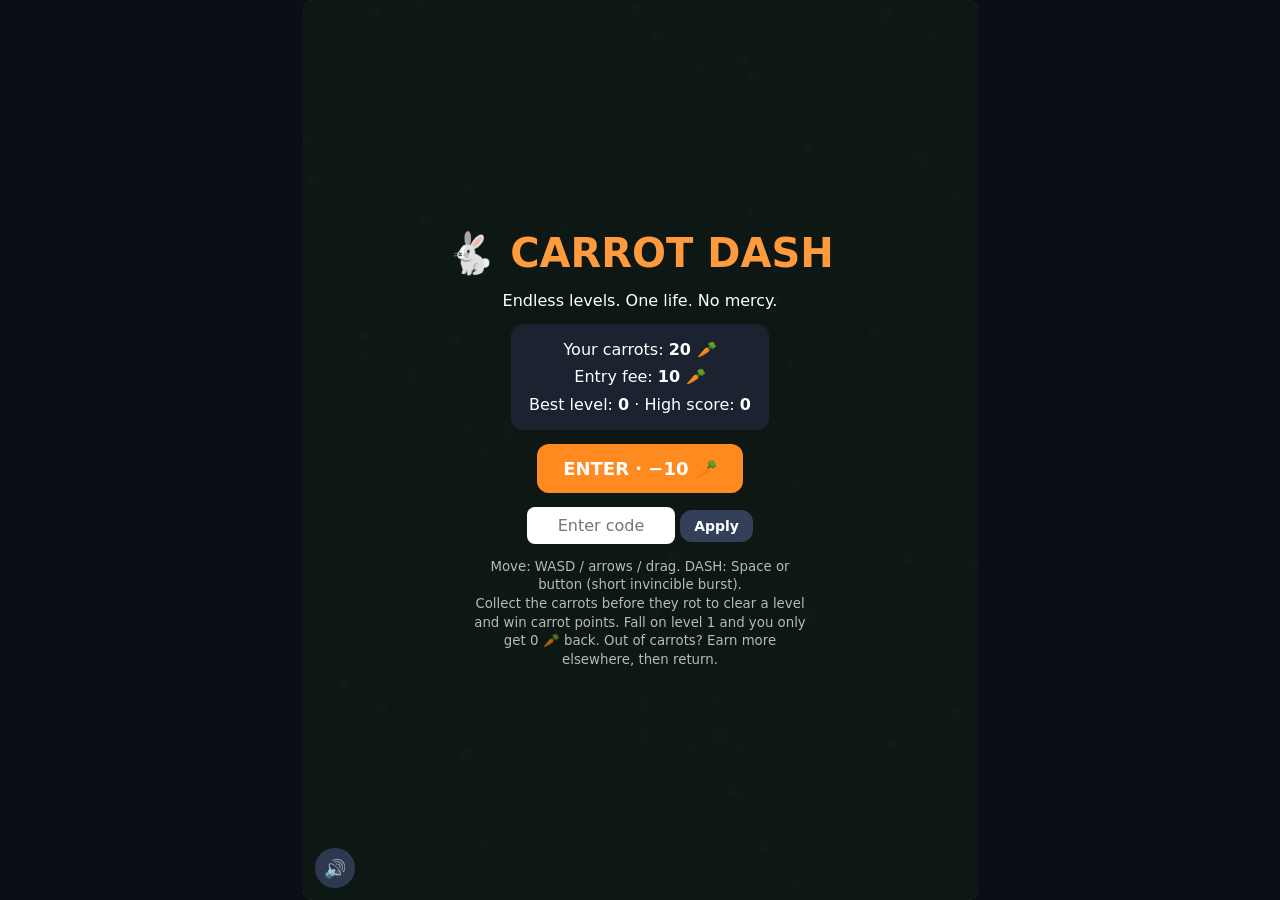
<file: games/carrot-dash/index22.html>
<!DOCTYPE html>
<html lang="en"><head><meta charset="utf-8">
<meta name="viewport" content="width=device-width,initial-scale=1,user-scalable=no">
<title>Carrot Dash</title>
<!--
CARROT DASH - single file, no dependencies. Put it on GitHub Pages as index.html.

INTEGRATION (mini-game inside another site/game):
A) iframe: <iframe src="carrot-dash/index.html"></iframe>
   Game -> host:  {type:'carrot-dash:ready'}, {type:'carrot-dash:delta', amount, balance}, {type:'carrot-dash:exit'}, {type:'carrot-dash:out-of-carrots'} (balance < entry fee: send the player out so they earn carrots elsewhere)
   Host -> game:  iframe.contentWindow.postMessage({type:'carrot-dash:balance', balance:N}, '*')
   (the host owns the real carrot balance; delta is negative for entry fee, positive for rewards/refund)
B) same page: window.CarrotDash.setBalance(n); window.CarrotDash.onChange=(delta,balance)=>{...}
Standalone it saves balance/best score in localStorage (starts with 20 carrots).
-->
<style>
html,body{margin:0;height:100%;background:#0b0e14;color:#fff;font-family:system-ui,Arial,sans-serif;overflow:hidden;touch-action:none;user-select:none}
#wrap{height:100%;display:flex;align-items:center;justify-content:center}
#box{position:relative;height:min(100vh,133.33vw);aspect-ratio:3/4}
canvas{width:100%;height:100%;display:block;border-radius:10px}
#ui{position:absolute;inset:0;display:flex;flex-direction:column;align-items:center;justify-content:center;gap:14px;text-align:center;background:rgba(8,10,16,.86);padding:20px;border-radius:10px}
h1{margin:0;font-size:clamp(26px,7vw,40px);color:#ff9b3d}
.stat{background:#1b2230;border-radius:12px;padding:12px 18px;line-height:1.7}
button{font:700 18px system-ui;padding:14px 26px;border:0;border-radius:12px;background:#ff8a1f;color:#fff;cursor:pointer}
button.alt{background:#34405a}button:disabled{background:#555;cursor:not-allowed}
input{font:16px system-ui;padding:9px;border-radius:8px;border:0;text-align:center}
#mute{position:absolute;left:12px;bottom:12px;width:40px;height:40px;padding:0;font-size:18px;border-radius:50%;background:rgba(52,64,90,.85);z-index:5}
small{opacity:.7;max-width:340px;line-height:1.4}
#dashbtn{display:none;position:absolute;right:14px;bottom:14px;width:74px;height:74px;border-radius:50%;background:rgba(255,138,31,.75);font-size:15px;padding:0}
@media(pointer:coarse){#dashbtn{display:block}}
</style></head><body>
<div id="wrap"><div id="box"><canvas id="c"></canvas><button id="dashbtn">DASH</button><button id="mute">🔊</button><div id="ui"></div></div></div>
<script>
(()=>{
const W=480,H=640,FEE=10,cv=document.getElementById('c'),ctx=cv.getContext('2d'),$=id=>document.getElementById(id);
cv.width=W;cv.height=H;ctx.textAlign='center';ctx.textBaseline='middle';
const embedded=window.parent!==window;
const store={get:(k,d)=>{try{const v=localStorage.getItem(k);return v==null?d:+v}catch(e){return d}},set:(k,v)=>{try{localStorage.setItem(k,v)}catch(e){}}};
let bal=embedded?0:store.get('cd_bal',20);
const API=window.CarrotDash={onChange:null,getBalance:()=>bal,setBalance(n){bal=+n||0;if(!embedded)store.set('cd_bal',bal);cur&&cur()}};
function change(d){bal+=d;if(!embedded)store.set('cd_bal',bal);
 if(embedded)parent.postMessage({type:'carrot-dash:delta',amount:d,balance:bal},'*');
 if(API.onChange)API.onChange(d,bal)}
addEventListener('message',e=>{const m=e.data;if(m&&m.type==='carrot-dash:balance'){bal=+m.balance||0;cur&&cur()}});
if(embedded)parent.postMessage({type:'carrot-dash:ready'},'*');

const WORLDS=[
 {n:'Sunny Meadow',bg:'#2f6b2f',dot:'#3b8a3b',en:['fox','bounce']},
 {n:'Midnight Forest',bg:'#14223a',dot:'#1d3252',en:['fox','hawk'],dark:1},
 {n:'Haunted Farm',bg:'#6b5a2f',dot:'#80703d',en:['bounce','beam']},
 {n:'Frozen Peaks',bg:'#bcd6e6',dot:'#e3f1fa',en:['wolf','hawk'],ice:1},
 {n:'Spooky Graveyard',bg:'#2a1f3a',dot:'#3b2c52',en:['ghost','bounce']},
 {n:'Volcano Core',bg:'#4a1410',dot:'#7a2a14',en:['meteor','wolf']},
 {n:'Crystal Cave',bg:'#251b3d',dot:'#4a3a85',en:['bat','snake']},
 {n:'Dune Sands',bg:'#c9a35a',dot:'#dbb878',en:['snake','fox','beam']},
 {n:'Toxic Swamp',bg:'#2d4a2a',dot:'#4b7a30',en:['snake','ghost','bounce']},
 {n:'Robot Factory',bg:'#3a3f4a',dot:'#596070',en:['turret','beam','bounce']},
 {n:'Neon City',bg:'#140a2e',dot:'#4a1f8f',en:['bat','turret','hawk']},
 {n:'Storm Sky',bg:'#2b3a55',dot:'#46608a',en:['hawk','meteor','bat']},
 {n:'Candy Land',bg:'#d77ab0',dot:'#f4a9d2',en:['spin','bounce','fox']},
 {n:'Blood Moon',bg:'#2a0a14',dot:'#511426',en:['wolf','ghost','hawk'],dark:1},
 {n:'Void Realm',bg:'#06061a',dot:'#1d1d55',en:['spin','meteor','turret','bat'],dark:1}];
const DEV_CODE='rahal'; // remove or change before the public launch
const REFUND_L1=0; // carrots refunded if you die before clearing level 1 (0 = nothing)
const dots=Array.from({length:70},()=>[Math.random()*W,Math.random()*H,2+Math.random()*3]);
let dev=store.get('cd_dev',0),sl=store.get('cd_sl',1),AC=null,mute=store.get('cd_mute',0);
const keys={};let ptr=null,st='menu',g=null,cur=null,last=0,parts=[],shake=0;
addEventListener('keydown',e=>{if(e.target.tagName==='INPUT')return;ac();keys[e.code]=1;if(e.code==='KeyM')$('mute').click();if(e.code==='Space'){dash();e.preventDefault()}if(e.code.startsWith('Arrow'))e.preventDefault()});addEventListener('pointerdown',()=>ac());
addEventListener('keyup',e=>keys[e.code]=0);
const pp=e=>{const r=cv.getBoundingClientRect();return{x:(e.clientX-r.left)*W/r.width,y:(e.clientY-r.top)*H/r.height-(e.pointerType==='touch'?45:0)}};
cv.addEventListener('pointerdown',e=>{ptr=pp(e)});cv.addEventListener('pointermove',e=>{if(ptr)ptr=pp(e)});
addEventListener('pointerup',()=>ptr=null);
$('dashbtn').addEventListener('pointerdown',e=>{e.stopPropagation();dash()});
function ac(){if(!AC){try{AC=new(window.AudioContext||window.webkitAudioContext)()}catch(e){}}if(AC&&AC.state==='suspended')AC.resume();return AC}
function tone(f,d,ty='square',v=.05,sl2=0,dl=0){if(mute)return;const a=ac();if(!a)return;const o=a.createOscillator(),gn=a.createGain(),t=a.currentTime+dl;o.type=ty;o.frequency.setValueAtTime(f,t);if(sl2)o.frequency.exponentialRampToValueAtTime(Math.max(20,f*sl2),t+d);gn.gain.setValueAtTime(v,t);gn.gain.exponentialRampToValueAtTime(.0001,t+d);o.connect(gn);gn.connect(a.destination);o.start(t);o.stop(t+d)}
const SFX={pick:c=>tone(520+c*90,.12,'square',.05,1.6),dash:()=>tone(300,.18,'sawtooth',.04,3),warn:()=>tone(880,.06,'square',.03),boom:()=>tone(110,.3,'sawtooth',.07,.3),
 clear:()=>[523,659,784,1047].forEach((f,i)=>tone(f,.18,'triangle',.07,0,i*.09)),die:()=>tone(400,.7,'sawtooth',.07,.1),start:()=>[392,523].forEach((f,i)=>tone(f,.15,'square',.05,0,i*.1)),rot:()=>tone(160,.15,'triangle',.04,.6),item:()=>[660,880,1100].forEach((f,i)=>tone(f,.1,'triangle',.06,0,i*.07))};
const sfx=(n,a)=>SFX[n](a);
const mb=$('mute');mb.textContent=mute?'🔇':'🔊';mb.onclick=()=>{mute^=1;store.set('cd_mute',mute);mb.textContent=mute?'🔇':'🔊';mb.blur()};
let ms=0;
function mus(){let dly=260;if(st==='play'&&g&&!g.cl){const sc=[0,3,5,7,10],root=[110,98,123,131,104,87,117,92,98,139,147,124,110,82,73][(g.L-1)%15],n=sc[(ms*3+(ms>>2))%5];if(ms%2===0)tone(root*Math.pow(2,n/12),.14,'triangle',.05);if(ms%4===0)tone(root,.22,'sine',.07);ms++;dly=Math.max(105,200-g.L*4)}setTimeout(mus,dly)}
function broke(){return !dev&&bal<FEE?`<div class=stat style="border:1px solid #e55">Out of carrots!<br>Earn <b>${FEE} 🥕</b> in other ways, then come back.</div><button id=lv class=alt>${embedded?'Leave the game':'OK'}</button>`:''}
function codeUI(){return dev?`<div class=stat style="border:1px solid #ff8a1f">🛠 TEST MODE · free entry, no carrots won<br>Start at level <input id=sl type=number min=1 max=99 value=${sl} style="width:60px"> <button id=off class=alt style="font-size:13px;padding:6px 12px">Exit</button></div>`:`<div><input id=code placeholder="Enter code" autocomplete=off style="width:130px"> <button id=ap class=alt style="font-size:14px;padding:8px 14px">Apply</button></div>`}
function bindCode(){const a=$('ap');if(a)a.onclick=()=>{if($('code').value.trim().toLowerCase()===DEV_CODE){dev=1;store.set('cd_dev',1);cur()}else{$('code').value='';$('code').placeholder='Wrong code'}};
 const o=$('off');if(o)o.onclick=()=>{dev=0;store.set('cd_dev',0);cur()};
 const lv=$('lv');if(lv)lv.onclick=()=>{if(embedded)parent.postMessage({type:'carrot-dash:exit',reason:'no-carrots'},'*');else if(API.onNeedCarrots)API.onNeedCarrots()}}

const show=h=>{$('ui').innerHTML=h;$('ui').style.display='flex'},hide=()=>$('ui').style.display='none';
function menu(){st='menu';cur=menu;
 show(`<h1>🐇 CARROT DASH</h1><p style="margin:0">Endless levels. One life. No mercy.</p>
 <div class=stat>Your carrots: <b>${bal} 🥕</b><br>Entry fee: <b>${FEE} 🥕</b><br>Best level: <b>${store.get('cd_best',0)}</b> · High score: <b>${store.get('cd_hi',0)}</b></div>
 ${broke()}<button id=go ${dev||bal>=FEE?'':'hidden'}>${dev?'START · FREE (test)':bal<FEE?'Need '+FEE+' 🥕':'ENTER · −'+FEE+' 🥕'}</button>
 ${codeUI()}<small>Move: WASD / arrows / drag. DASH: Space or button (short invincible burst).<br>Collect the carrots before they rot to clear a level and win carrot points. Fall on level 1 and you only get ${REFUND_L1} 🥕 back. Out of carrots? Earn more elsewhere, then return.</small>`);
 $('go').onclick=start;bindCode()}
function over(){st='over';cur=over;if(embedded&&!dev&&bal<FEE)parent.postMessage({type:'carrot-dash:out-of-carrots'},'*');
 show(`<h1>💀 CAUGHT!</h1><div class=stat>Level reached: <b>${g.L}</b><br>Score: <b>${g.score}</b>${g.nb?' · NEW BEST!':''}<br>Carrots won: <b>${dev?'— (test)':'+'+g.earned}</b>${g.ref?'<br>Refund: <b>+'+g.ref+' 🥕</b>':''}<br>Balance: <b>${bal} 🥕</b></div>
 ${broke()}<button id=go ${dev||bal>=FEE?'':'hidden'}>${dev?'TRY AGAIN · FREE (test)':bal<FEE?'Need '+FEE+' 🥕':'TRY AGAIN · −'+FEE+' 🥕'}</button>
 <button id=mn class=alt>${embedded?'Back to room':'Menu'}</button>`);
 $('go').onclick=start;bindCode();$('mn').onclick=()=>embedded?parent.postMessage({type:'carrot-dash:exit'},'*'):menu()}

function start(){if(!dev&&bal<FEE)return;const s=$('sl');if(s)sl=Math.max(1,Math.min(99,+s.value||1));store.set('cd_sl',sl);if(!dev)change(-FEE);hide();ac();sfx('start');
 g={L:0,cleared:0,score:0,earned:0,combo:0,lp:-9,t:0,ref:0,nb:0};level(dev?sl:1);st='play'}
function level(L){const w=WORLDS[(L-1)%WORLDS.length],k=Math.max(1,Math.ceil(L/4)-(w.en.length>2?1:0));
 Object.assign(g,{L,w,sp:Math.min(1+.05*(L-1),2.2),target:L%15===0?10+2*(L/15|0):Math.min(4+L,26),boss:L%15===0,itemDone:0,item:null,slow:0,got:0,carrots:[],en:[],grace:1.3,spawn:0,cl:0,
  r:{x:W/2,y:H*.78,vx:0,vy:0,dash:0,cd:0,fx:0,fy:-1,sh:(g.r&&g.r.sh)||0,mag:0,inv:0}});
 const C={bounce:k+1,beam:Math.min(k,3),ghost:Math.min(k,3),meteor:Math.min(k+1,5),bat:Math.min(k,4),snake:Math.min(k,3),boss:1,spin:Math.min(Math.ceil(k/2),3),turret:Math.min(Math.ceil(k/2),3)};
 (g.boss?['boss','spin']:w.en).forEach(t=>{const n=C[t]||Math.min(k,5);for(let i=0;i<n;i++)g.en.push(mk(t))})}
function far(){let x,y;do{x=Math.random()*W;y=44+Math.random()*(H-44)}while(Math.hypot(x-g.r.x,y-g.r.y)<230);return[x,y]}
function mk(t){const[x,y]=far(),sp=g.sp;
 if(t==='fox'||t==='wolf')return{t,x,y,vx:0,vy:0,r:13,s:(t==='wolf'?95:68)*sp,e:t==='wolf'?'🐺':'🦊'};
 if(t==='bounce'){const a=Math.random()*6.28;return{t,x,y,vx:Math.cos(a)*105*sp,vy:Math.sin(a)*105*sp,r:12,e:'🦔'}}
 if(t==='hawk')return{t,x:-99,y:-99,st:0,tm:.5+Math.random()*2,r:12,e:'🦅',dx:0,dy:1,w:0};
 if(t==='boss')return{t,x:W/2,y:120,r:34,e:['🦊','🦅','👹'][((g.L/15|0)-1)%3],bt:2.5,p:0};
 if(t==='turret')return{t,x,y,r:13,e:'🤖',cd:1+Math.random()*2};
 if(t==='spin'){const R=80+Math.random()*50,cx=R+10+Math.random()*(W-2*R-20),cy=R+50+Math.random()*(H-2*R-60),a=Math.random()*6.28;return{t,R,cx,cy,a,x:cx+Math.cos(a)*R,y:cy+Math.sin(a)*R,r:11,e:'⚙️'}}
 if(t==='snake'){const l=Math.random()<.5;return{t,x:l?-20:W+20,y:0,by:70+Math.random()*(H-130),d:l?1:-1,ph:Math.random()*6,r:12,e:'🐍'}}
 if(t==='bat')return{t,x,y,vx:0,vy:0,tx:x,ty:y,tm:0,r:10,e:'🦇'};
 if(t==='ghost')return{t,x,y,r:13,e:'👻',slow:0};
 if(t==='meteor')return{t,x:0,y:0,s:0,f:0,tm:-Math.random()*2,wt:Math.max(.7,1.2-.03*g.L),R:40};
 return{t:'beam',h:Math.random()<.5,p:0,tm:-Math.random()*1.5,s:0,wt:Math.max(.6,1.15-.03*g.L)}}

function shoot(x,y,a,v){g.en.push({t:'bullet',x,y,vx:Math.cos(a)*v,vy:Math.sin(a)*v,r:6})}
function dash(){if(st!=='play'||!g||g.r.cd>0||g.grace>0)return;g.r.dash=.18;g.r.cd=1.5;sfx('dash');burst(g.r.x,g.r.y,'#ffd27a',8)}
function burst(x,y,c,n){for(let i=0;i<n;i++){const a=Math.random()*6.28,s=40+Math.random()*140;parts.push({x,y,vx:Math.cos(a)*s,vy:Math.sin(a)*s,l:.5,c})}}
function die(){if(st!=='play')return;if(g.r.sh){g.r.sh=0;g.r.inv=1;sfx('boom');burst(g.r.x,g.r.y,'#7df',20);return}st='dying';shake=.45;burst(g.r.x,g.r.y,'#ff5050',28);
 sfx('die');if(!dev&&!g.cleared&&REFUND_L1>0){change(REFUND_L1);g.ref=REFUND_L1}
 if(!dev&&g.score>store.get('cd_hi',0)){g.nb=1;store.set('cd_hi',g.score)}
 if(!dev&&g.L>store.get('cd_best',0))store.set('cd_best',g.L);setTimeout(over,850)}

function update(dt){const r=g.r;g.t+=dt;
 if(g.cl>0){g.cl-=dt;if(g.cl<=0)level(g.L+1);return}
 let ax=(keys.ArrowRight||keys.KeyD?1:0)-(keys.ArrowLeft||keys.KeyA?1:0),ay=(keys.ArrowDown||keys.KeyS?1:0)-(keys.ArrowUp||keys.KeyW?1:0);
 if(!ax&&!ay&&ptr){const dx=ptr.x-r.x,dy=ptr.y-r.y,d=Math.hypot(dx,dy);if(d>6){ax=dx/d;ay=dy/d}}
 else{const m=Math.hypot(ax,ay);if(m){ax/=m;ay/=m}}
 if(ax||ay){r.fx=ax;r.fy=ay}
 if(r.dash>0&&!ax&&!ay){ax=r.fx;ay=r.fy}
 const sp=r.dash>0?640:190,ac=r.dash>0?40:(g.w.ice?3:14);
 r.vx+=(ax*sp-r.vx)*Math.min(1,dt*ac);r.vy+=(ay*sp-r.vy)*Math.min(1,dt*ac);
 r.x=Math.max(12,Math.min(W-12,r.x+r.vx*dt));r.y=Math.max(50,Math.min(H-12,r.y+r.vy*dt));
 r.dash-=dt;r.cd-=dt;
 // carrots
 g.spawn-=dt;
 if(g.spawn<=0&&g.carrots.length<3){let x,y;do{x=30+Math.random()*(W-60);y=70+Math.random()*(H-100)}while(Math.hypot(x-r.x,y-r.y)<100);
  g.carrots.push({x,y,l:Math.max(3.8,7-.12*g.L)});g.spawn=.9}
 for(let i=g.carrots.length-1;i>=0;i--){const c=g.carrots[i];c.l-=dt;
  if(c.l<=0){g.carrots.splice(i,1);g.combo=0;sfx('rot');continue}
  if(Math.hypot(c.x-r.x,c.y-r.y)<21){g.carrots.splice(i,1);g.got++;
   g.combo=g.t-g.lp<3?Math.min(g.combo+1,5):1;g.lp=g.t;g.score+=10*g.combo;burst(c.x,c.y,'#ff9b3d',12);sfx('pick',g.combo);if(g.L>=10&&!g.itemDone&&g.got>=Math.ceil(g.target/2)){g.itemDone=1;if(g.boss||Math.random()<.5)g.item={x:60+Math.random()*(W-120),y:100+Math.random()*(H-160),k:g.boss?'shield':['shield','mag','slow'][Math.random()*3|0],l:9}}
   if(g.got>=g.target){const R=g.boss?100+40*((g.L/15|0)-1):12+3*(g.L-1);if(!dev)change(R);g.earned+=dev?0:R;sfx('clear');g.cleared++;g.score+=50;g.cl=1.7;g.en.length=0;g.carrots.length=0;g.rw=R;return}}}
 if(g.item){const it=g.item;it.l-=dt;if(it.l<=0)g.item=null;else if(Math.hypot(it.x-r.x,it.y-r.y)<24){if(it.k==='shield')r.sh=1;else if(it.k==='mag')r.mag=7;else g.slow=5;g.item=null;sfx('item');burst(r.x,r.y,'#7df',16)}}
 if(r.mag>0){r.mag-=dt;for(const c of g.carrots){c.x+=(r.x-c.x)*Math.min(1,dt*2.5);c.y+=(r.y-c.y)*Math.min(1,dt*2.5)}}
 r.inv-=dt;
 if(g.grace>0){g.grace-=dt;return}
 const rd=dt;dt=g.slow>0?dt*.45:dt;g.slow-=rd;g.en=g.en.filter(e=>!e.dead);
 for(const e of g.en){
  if(e.t==='fox'||e.t==='wolf'){const dx=r.x-e.x,dy=r.y-e.y,d=Math.hypot(dx,dy)||1,k=Math.min(1,dt*2.2);
   e.vx+=(dx/d*e.s-e.vx)*k;e.vy+=(dy/d*e.s-e.vy)*k;e.x+=e.vx*dt;e.y+=e.vy*dt}
  else if(e.t==='bounce'){e.x+=e.vx*dt;e.y+=e.vy*dt;
   if(e.x<e.r||e.x>W-e.r){e.vx*=-1;e.x=Math.max(e.r,Math.min(W-e.r,e.x))}
   if(e.y<44+e.r||e.y>H-e.r){e.vy*=-1;e.y=Math.max(44+e.r,Math.min(H-e.r,e.y))}}
  else if(e.t==='hawk'){
   if(e.st===0){e.tm-=dt;if(e.tm<=0){const s=Math.random()*4|0;e.x=s===0?0:s===1?W:Math.random()*W;e.y=s===2?44:s===3?H:44+Math.random()*(H-44);e.st=1;sfx('warn');e.w=Math.max(.55,1-.02*g.L)}}
   else if(e.st===1){e.w-=dt;if(e.w>.3){const dx=r.x-e.x,dy=r.y-e.y,d=Math.hypot(dx,dy)||1;e.dx=dx/d;e.dy=dy/d}if(e.w<=0){e.st=2;sfx('dash')}}
   else{const v=340*Math.min(g.sp,1.5)*dt;e.x+=e.dx*v;e.y+=e.dy*v;if(e.x<-60||e.x>W+60||e.y<-60||e.y>H+60){e.st=0;e.tm=.6+Math.random()*1.4}}}
  else if(e.t==='beam'){e.tm+=dt;if(e.s&&e.tm>e.wt&&!e.f){e.f=1;sfx('boom')}if(e.tm>=0&&!e.s){e.s=1;e.p=e.h?r.y+(Math.random()-.5)*60:r.x+(Math.random()-.5)*60}
   if(e.s&&e.tm>e.wt+.25){e.s=0;e.f=0;e.tm=-(.3+Math.random()*.8)}}
  else if(e.t==='meteor'){e.tm+=dt;if(e.s&&e.tm>e.wt&&!e.f){e.f=1;sfx('boom');shake=.15;burst(e.x,e.y,'#ff9b3d',14)}
   if(e.tm>=0&&!e.s){e.s=1;e.x=Math.max(40,Math.min(W-40,r.x+(Math.random()-.5)*100));e.y=Math.max(80,Math.min(H-40,r.y+(Math.random()-.5)*100))}
   if(e.s&&e.tm>e.wt+.3){e.s=0;e.f=0;e.tm=-(.4+Math.random())}}
  else if(e.t==='snake'){e.x+=e.d*95*g.sp*dt;e.ph+=dt*3;e.y=Math.max(50,Math.min(H-12,e.by+Math.sin(e.ph)*55));if(e.x>W+30||e.x<-30){e.d*=-1;e.by=70+Math.random()*(H-130)}}
  else if(e.t==='bat'){e.tm-=dt;if(e.tm<=0){e.tm=.5+Math.random()*.5;const q=Math.random()<.5;e.tx=q?r.x+(Math.random()-.5)*80:Math.random()*W;e.ty=q?r.y+(Math.random()-.5)*80:44+Math.random()*(H-44)}
   const dx=e.tx-e.x,dy=e.ty-e.y,d=Math.hypot(dx,dy)||1,k=Math.min(1,dt*5);e.vx+=(dx/d*150*g.sp-e.vx)*k;e.vy+=(dy/d*150*g.sp-e.vy)*k;e.x=Math.max(10,Math.min(W-10,e.x+e.vx*dt));e.y=Math.max(50,Math.min(H-10,e.y+e.vy*dt))}
  else if(e.t==='ghost'){const dx=r.x-e.x,dy=r.y-e.y,d=Math.hypot(dx,dy)||1;e.slow=Math.hypot(r.vx,r.vy)>60;const v=(e.slow?30:100)*g.sp*dt;e.x+=dx/d*v;e.y+=dy/d*v}
  else if(e.t==='bullet'){e.x+=e.vx*dt;e.y+=e.vy*dt;if(e.x<-20||e.x>W+20||e.y<30||e.y>H+20)e.dead=1}
  else if(e.t==='turret'){e.cd-=dt;if(e.cd<=0){e.cd=Math.max(1.3,2.7-.04*g.L);shoot(e.x,e.y,Math.atan2(r.y-e.y,r.x-e.x),150*Math.min(g.sp,1.5));sfx('warn')}}
  else if(e.t==='spin'){e.a+=dt*1.6*Math.min(g.sp,1.6);e.x=e.cx+Math.cos(e.a)*e.R;e.y=e.cy+Math.sin(e.a)*e.R}
  else if(e.t==='boss'){e.x=W/2+Math.sin(g.t*.6)*150;e.y=120+Math.sin(g.t*1.1)*35;e.bt-=dt;
   if(e.bt<=0){e.bt=Math.max(1,2.1-.02*g.L);const q=e.p++%3,n=g.L/15|0,v=(130+n*15)*Math.min(g.sp,1.6);
    if(q===0){const a=Math.atan2(r.y-e.y,r.x-e.x),m=2+n;for(let i=0;i<m;i++)shoot(e.x,e.y,a+(i-(m-1)/2)*.22,v)}
    else if(q===1){const m=10+n*2,o=Math.random()*6.28;for(let i=0;i<m;i++)shoot(e.x,e.y,o+i*6.283/m,v*.8)}
    else{for(let i=0;i<5+n;i++)shoot(30+Math.random()*(W-60),44,1.5708,v*.9)}
    sfx('warn')}}
  if(r.dash>0||r.inv>0)continue;
  if(e.t==='beam'){if(e.s&&e.tm>e.wt&&Math.abs((e.h?r.y:r.x)-e.p)<18)return die()}
  else if(e.t==='meteor'){if(e.s&&e.tm>e.wt&&Math.hypot(e.x-r.x,e.y-r.y)<e.R+6)return die()}
  else if((e.t!=='hawk'||e.st===2)&&Math.hypot(e.x-r.x,e.y-r.y)<e.r+9)return die()}}

const em=(c,x,y,s)=>{ctx.font=s+'px serif';ctx.fillText(c,x,y)};
function draw(){ctx.save();
 if(shake>0)ctx.translate((Math.random()-.5)*10,(Math.random()-.5)*10);
 const w=g?g.w:WORLDS[0];ctx.fillStyle=w.bg;ctx.fillRect(0,0,W,H);ctx.fillStyle=w.dot;
 for(const d of dots){ctx.beginPath();ctx.arc(d[0],d[1],d[2],0,6.28);ctx.fill()}
 if(g){const r=g.r;
  for(const c of g.carrots){if(c.l<2&&(c.l*8|0)%2)continue;em('🥕',c.x,c.y+Math.sin(g.t*5+c.x)*2,28)}
  if(g.item){const it=g.item;if(it.l>2||(it.l*8|0)%2)em({shield:'🛡️',mag:'🧲',slow:'⏳'}[it.k],it.x,it.y+Math.sin(g.t*6)*3,30)}
  for(const e of g.en){if(e.t==='beam'||e.t==='meteor'||e.t==='bullet')continue;if(e.t==='spin'){ctx.strokeStyle='rgba(255,255,255,.12)';ctx.lineWidth=1;ctx.beginPath();ctx.arc(e.cx,e.cy,e.R,0,6.28);ctx.stroke()}if(e.t==='hawk'&&e.st===0)continue;if(e.t==='ghost')ctx.globalAlpha=e.slow?.45:1;em(e.e,e.x,e.y,e.t==='boss'?64:28);ctx.globalAlpha=1}
  if(r.dash>0){ctx.globalAlpha=.4;em('🐇',r.x-r.vx*.03,r.y-r.vy*.03,30);ctx.globalAlpha=1}
  if(st!=='dying')em('🐇',r.x,r.y,30);
  if(r.sh){ctx.strokeStyle='#7df';ctx.lineWidth=3;ctx.beginPath();ctx.arc(r.x,r.y,19,0,6.28);ctx.stroke()}
  if(w.dark&&!g.boss){const gr=ctx.createRadialGradient(r.x,r.y,70,r.x,r.y,210);gr.addColorStop(0,'rgba(0,0,12,0)');gr.addColorStop(1,'rgba(0,0,12,.88)');ctx.fillStyle=gr;ctx.fillRect(0,0,W,H)}
  for(const e of g.en){
   if(e.t==='hawk'&&e.st===1){ctx.strokeStyle=`rgba(255,60,60,${e.w<.3?1:.5})`;ctx.lineWidth=e.w<.3?4:2;ctx.setLineDash([8,8]);ctx.beginPath();ctx.moveTo(e.x,e.y);ctx.lineTo(e.x+e.dx*900,e.y+e.dy*900);ctx.stroke();ctx.setLineDash([]);em(e.e,e.x,e.y,28)}
   if(e.t==='beam'&&e.s){const on=e.tm>e.wt;ctx.fillStyle=on?'rgba(255,230,80,.95)':'rgba(255,60,60,.28)';
    if(e.h)ctx.fillRect(0,e.p-(on?8:2),W,on?16:4);else ctx.fillRect(e.p-(on?8:2),0,on?16:4,H)}
   if(e.t==='bullet'){ctx.fillStyle='#ff4fd8';ctx.beginPath();ctx.arc(e.x,e.y,6,0,6.28);ctx.fill();ctx.strokeStyle='#fff';ctx.lineWidth=1.5;ctx.stroke()}
   if(e.t==='meteor'&&e.s){const on=e.tm>e.wt;ctx.beginPath();ctx.arc(e.x,e.y,e.R,0,6.28);
    if(on){ctx.fillStyle='rgba(255,140,30,.9)';ctx.fill();em('💥',e.x,e.y,44)}else{ctx.fillStyle=`rgba(255,60,60,${.12+.25*e.tm/e.wt})`;ctx.fill();ctx.strokeStyle='#ff4040';ctx.lineWidth=2;ctx.stroke()}}}
  ctx.fillStyle='rgba(0,0,0,.55)';ctx.fillRect(0,0,W,40);ctx.fillStyle='#fff';ctx.font='bold 16px system-ui';
  ctx.textAlign='left';ctx.fillText(`LV ${g.L}  🥕 ${g.got}/${g.target}${dev?'  [TEST]':''}`,12,20);
  ctx.textAlign='right';ctx.fillText(`${g.score}${g.combo>1?'  x'+g.combo:''}`,W-12,20);ctx.textAlign='center';
  const bs=g.en.find(e=>e.t==='boss');if(bs){ctx.fillStyle='#400';ctx.fillRect(90,46,300,8);ctx.fillStyle='#e33';ctx.fillRect(90,46,300*(g.target-g.got)/g.target,8);ctx.fillStyle='#fff';ctx.font='12px system-ui';ctx.fillText('BOSS',W/2,66)}
  if(r.mag>0||g.slow>0){ctx.font='14px system-ui';ctx.fillStyle='#fff';ctx.fillText((r.mag>0?'🧲 '+(r.mag|0)+'s  ':'')+(g.slow>0?'⏳ '+(g.slow|0)+'s':''),W/2,H-14)}
  ctx.fillStyle='#ffb347';ctx.fillRect(W/2-40,32,80*Math.max(0,1-Math.max(0,r.cd)/1.5),4);
  if(g.grace>0&&!g.cl){ctx.font='bold 26px system-ui';ctx.fillStyle='#fff';ctx.fillText(`${g.boss?'⚠ BOSS · ':''}Level ${g.L} · ${g.w.n}`,W/2,H/2-60);ctx.font='16px system-ui';ctx.fillText('Get ready…',W/2,H/2-30)}
  if(g.cl>0){ctx.font='bold 34px system-ui';ctx.fillStyle='#fff';ctx.fillText('LEVEL CLEAR!',W/2,H/2-20);ctx.fillStyle='#ffb347';ctx.fillText(dev?'(test mode)':`+${g.rw} 🥕`,W/2,H/2+25)}}
 for(const p of parts){ctx.globalAlpha=Math.max(0,p.l*2);ctx.fillStyle=p.c;ctx.fillRect(p.x,p.y,4,4)}ctx.globalAlpha=1;ctx.restore()}

function loop(t){const dt=Math.min(.05,(t-last)/1000||0);last=t;
 if(st==='play')update(dt);shake-=dt;
 for(let i=parts.length-1;i>=0;i--){const p=parts[i];p.x+=p.vx*dt;p.y+=p.vy*dt;p.l-=dt;if(p.l<=0)parts.splice(i,1)}
 draw();requestAnimationFrame(loop)}
menu();mus();requestAnimationFrame(loop);
})();
</script></body></html>
</file>
